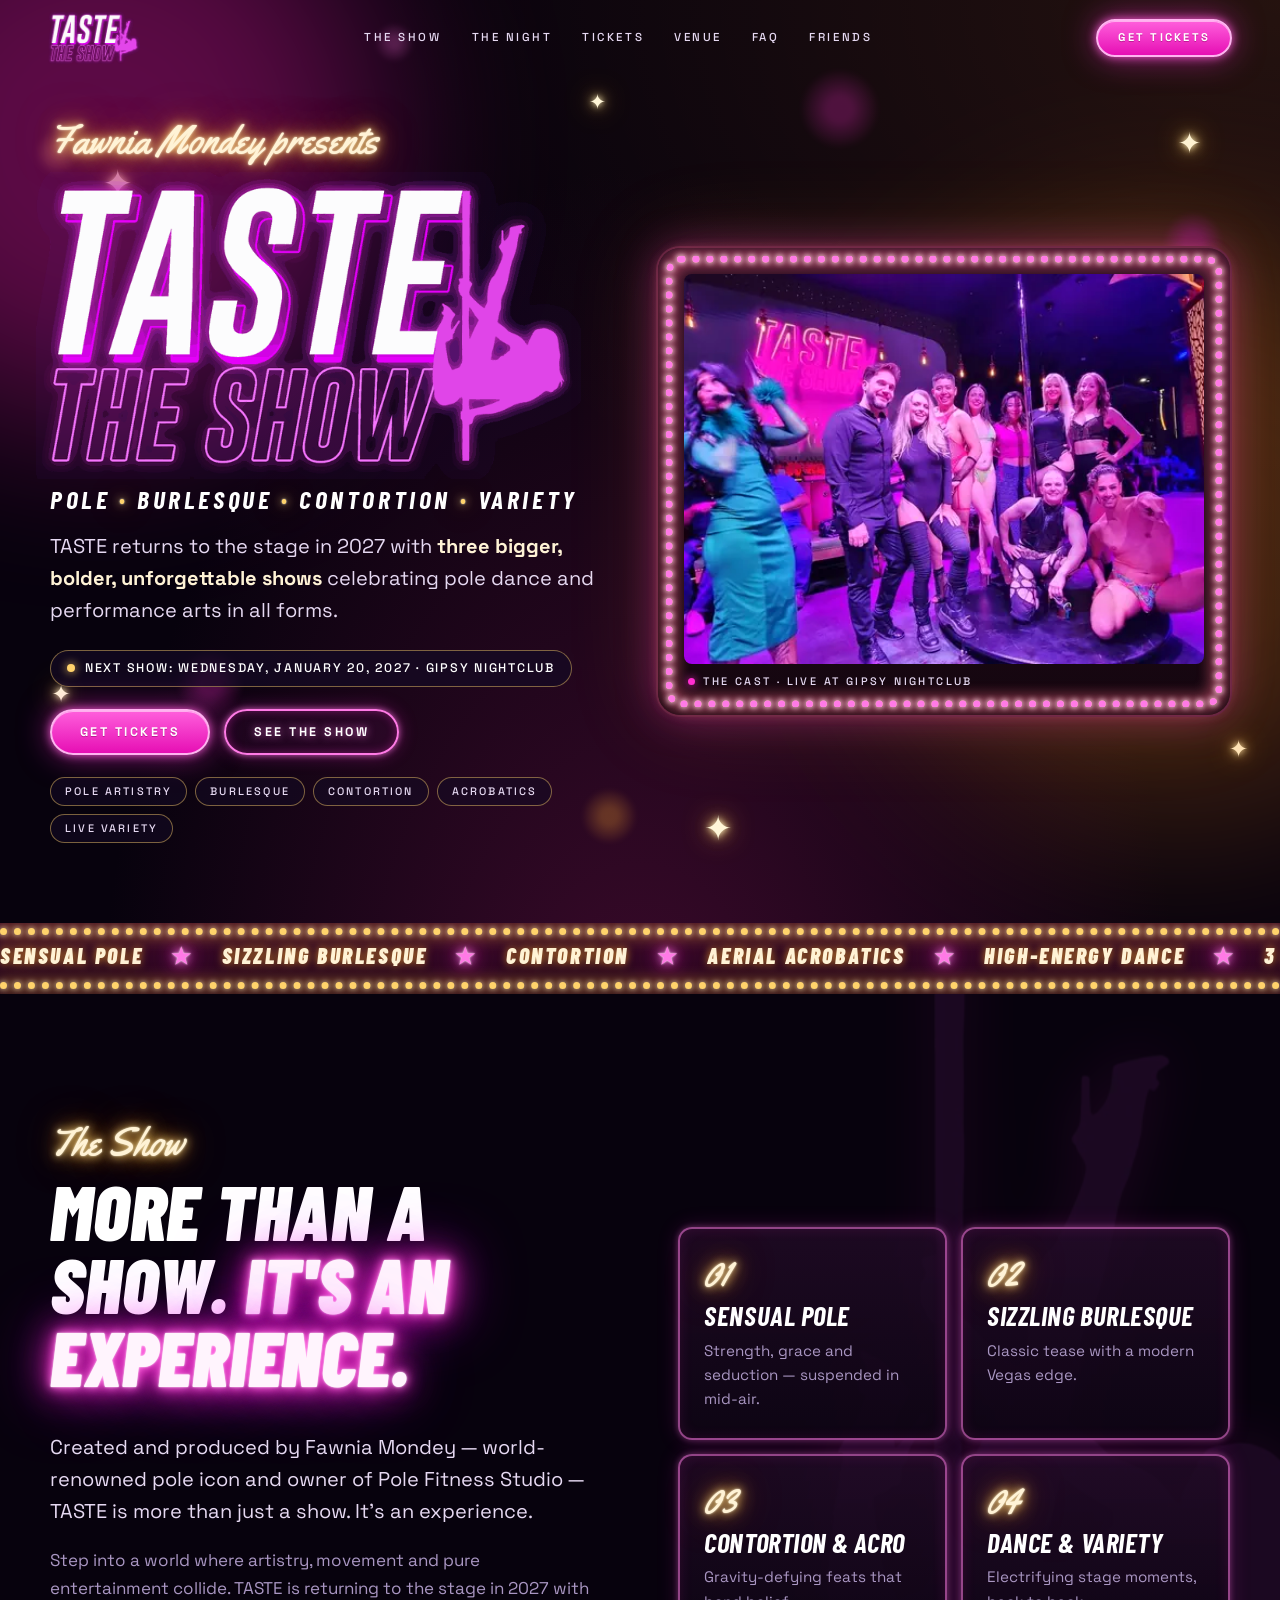
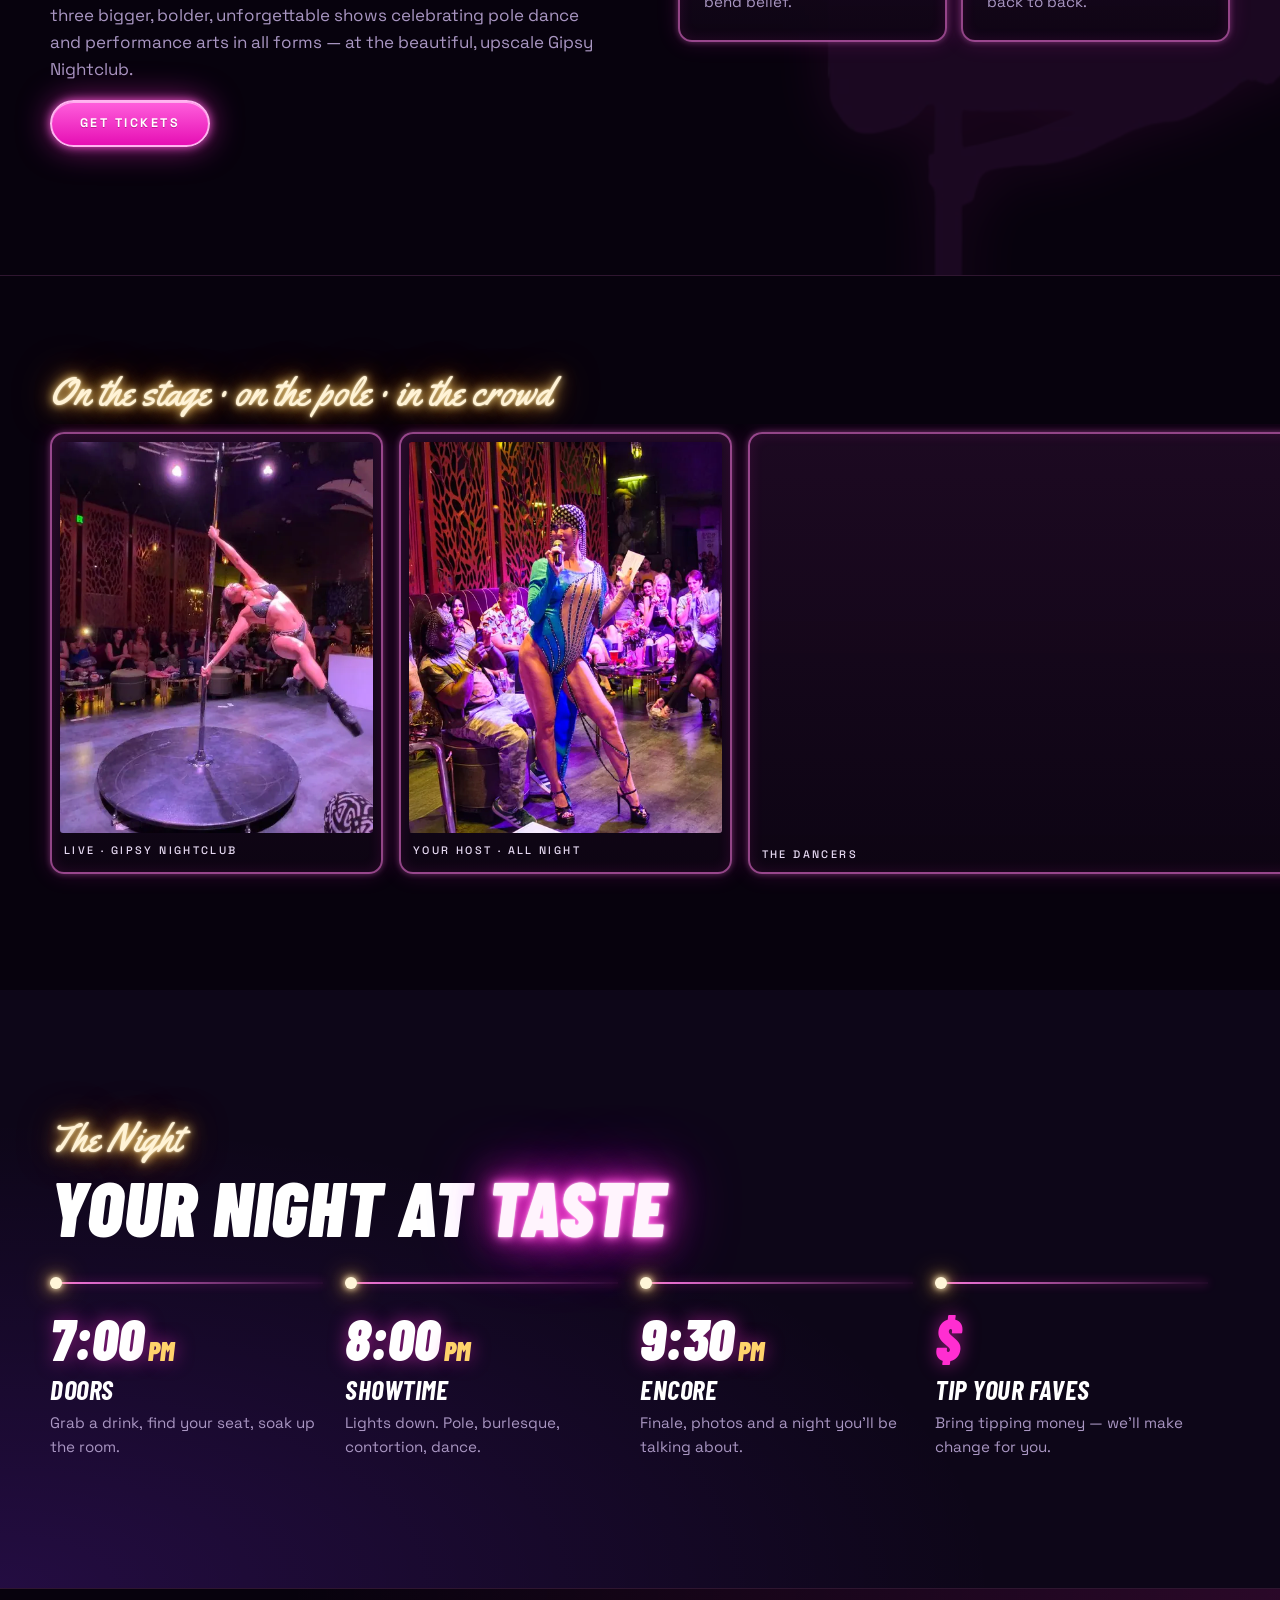
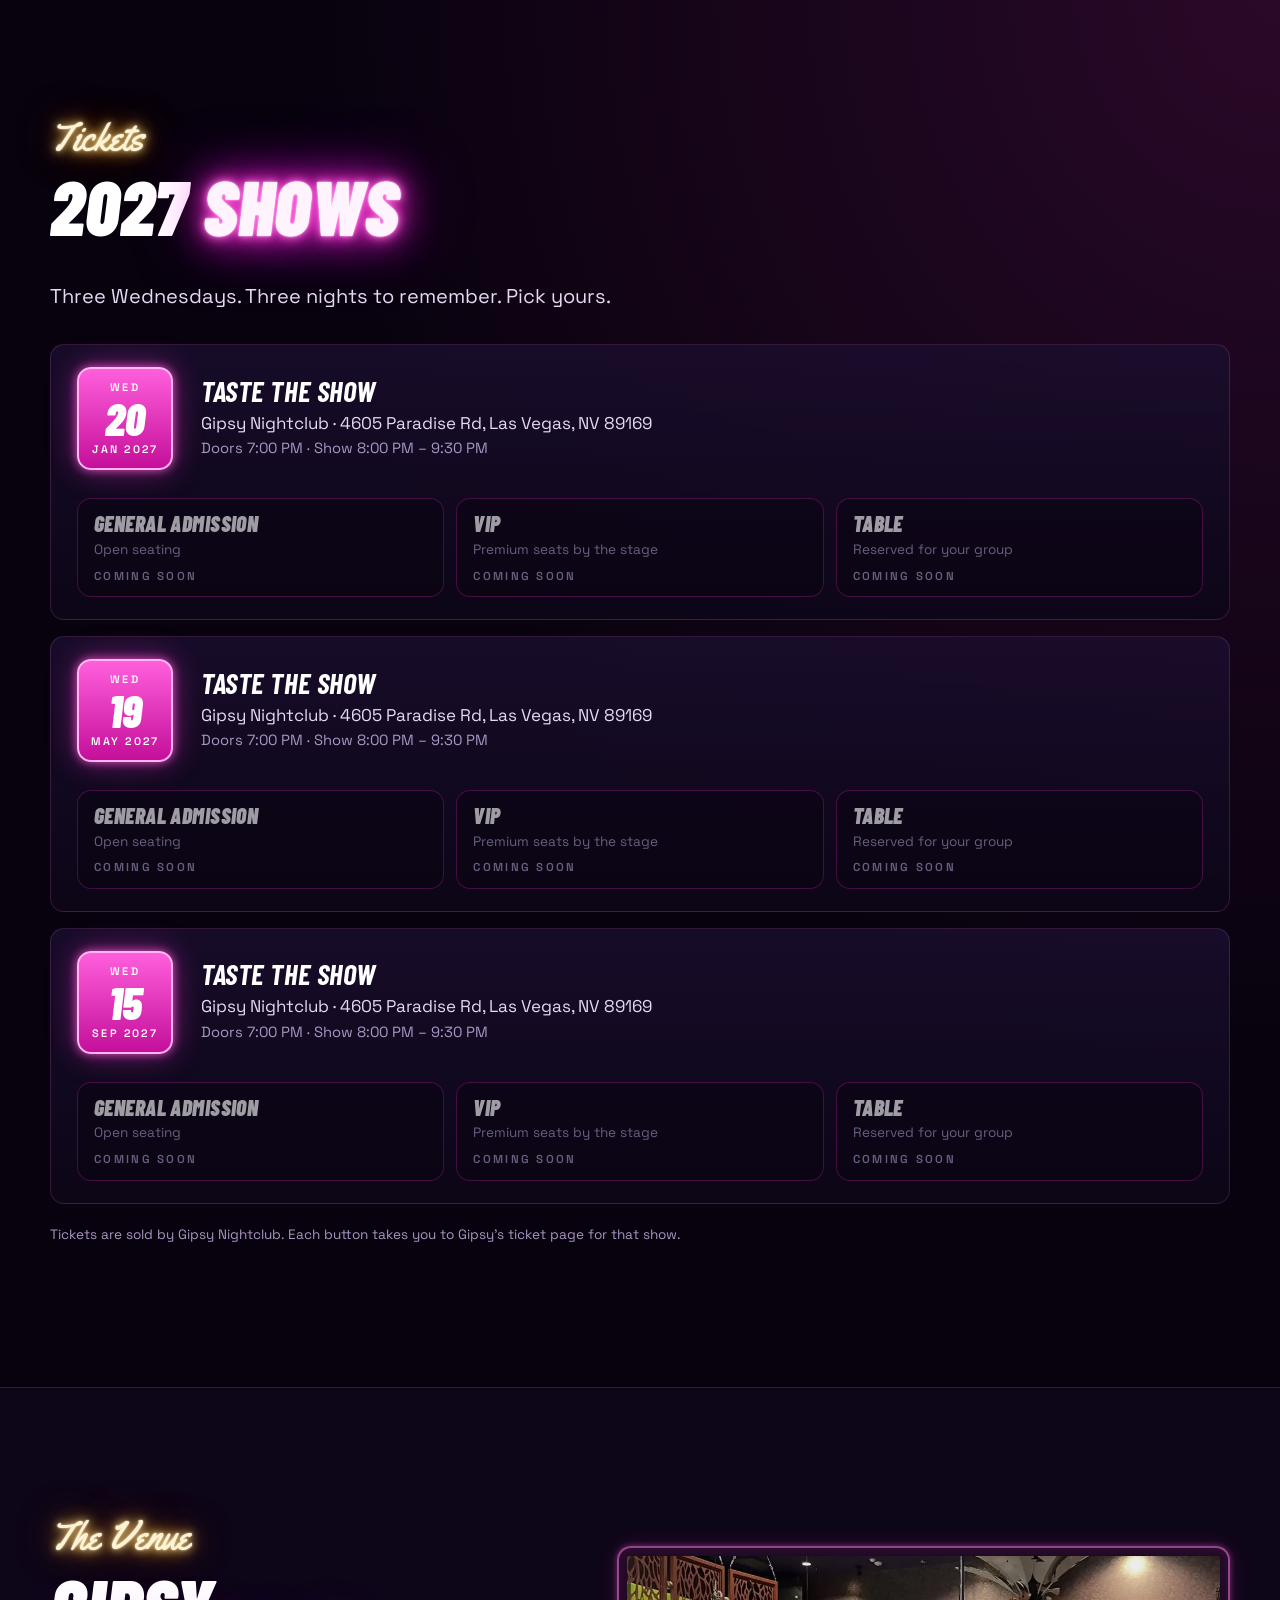
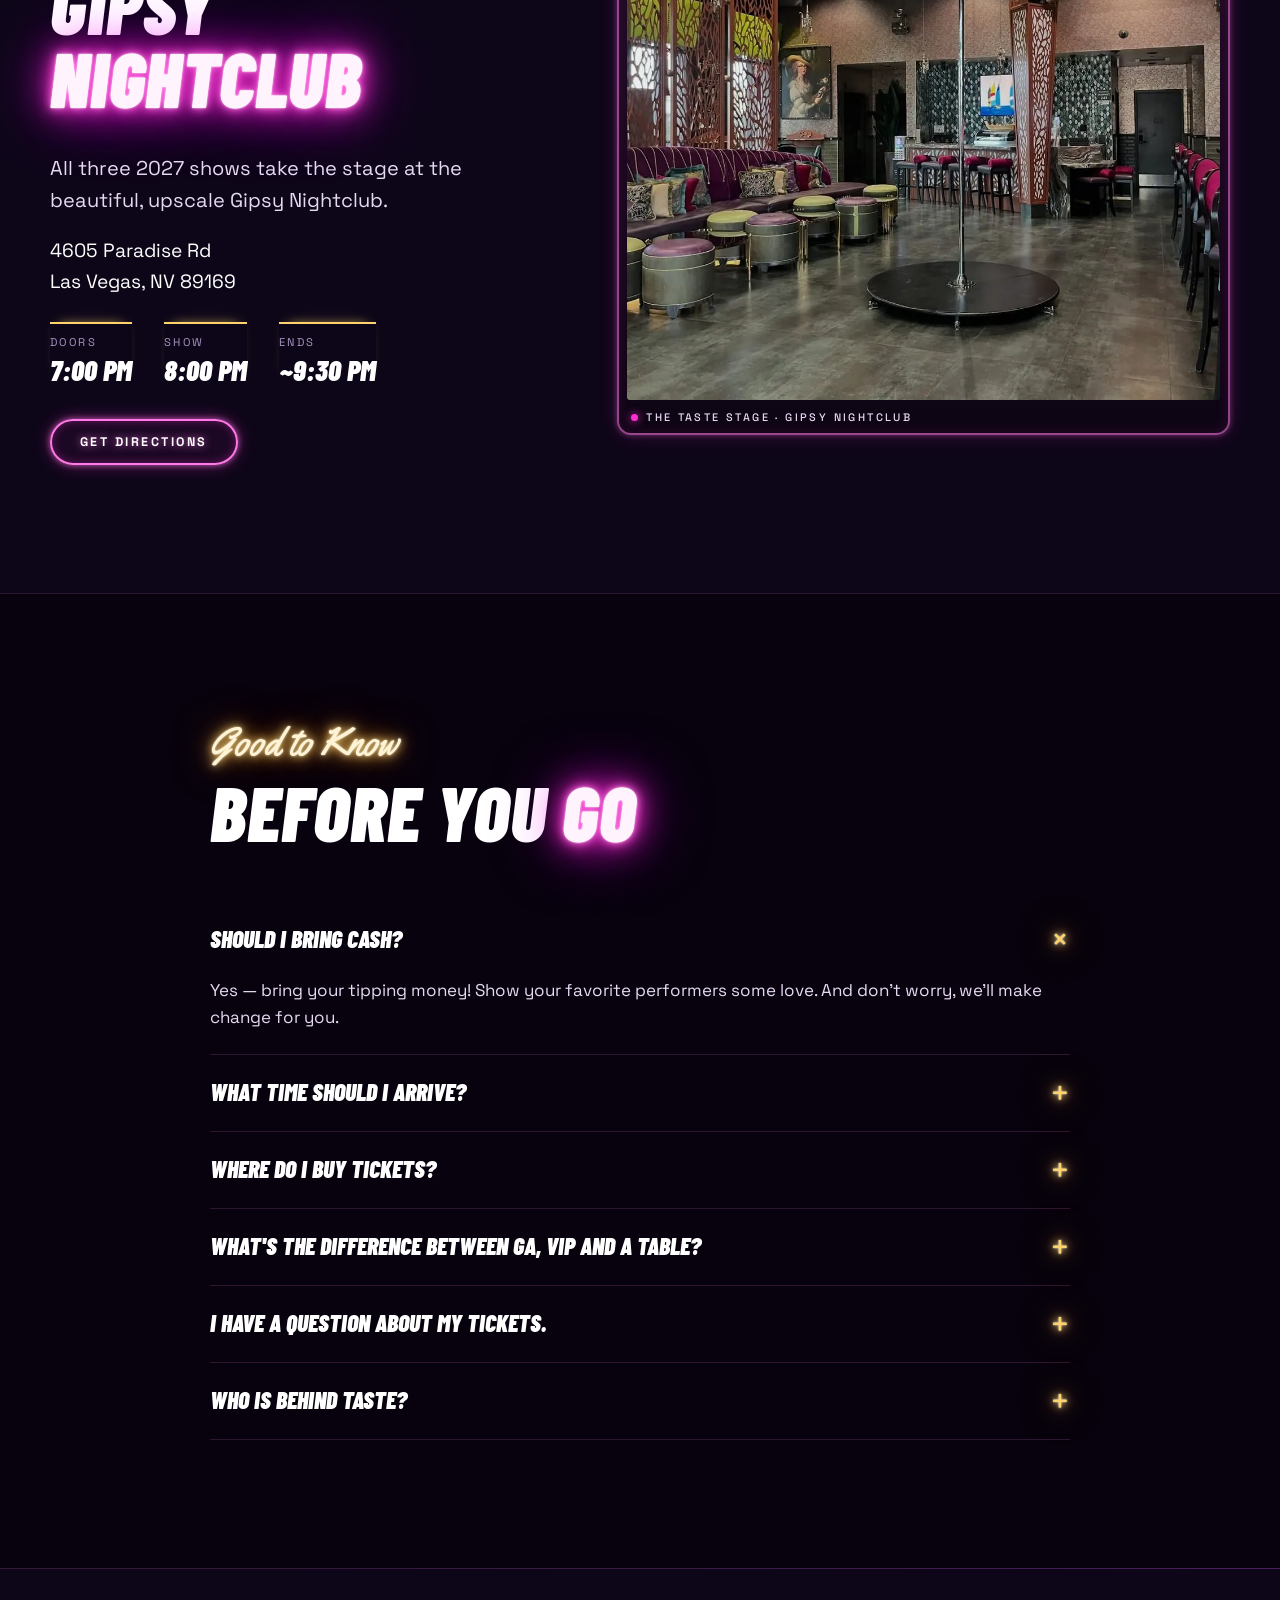
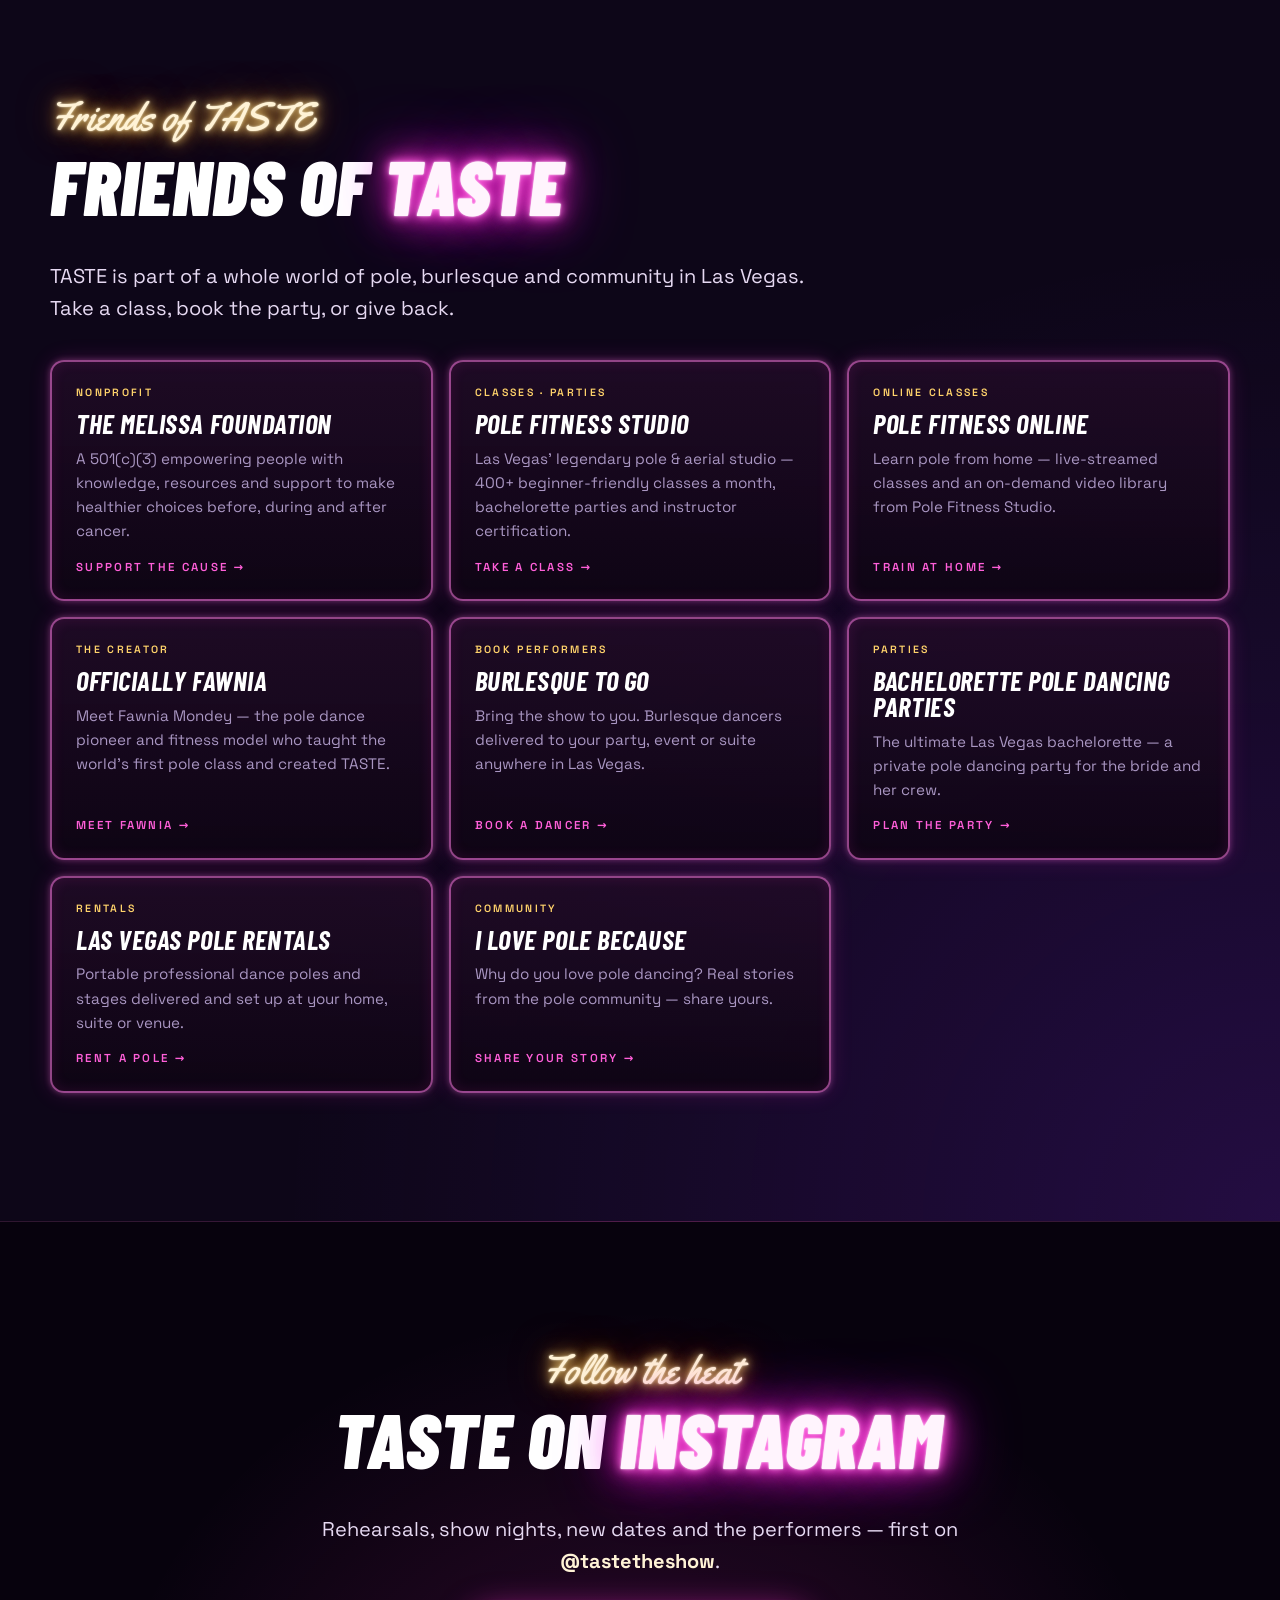
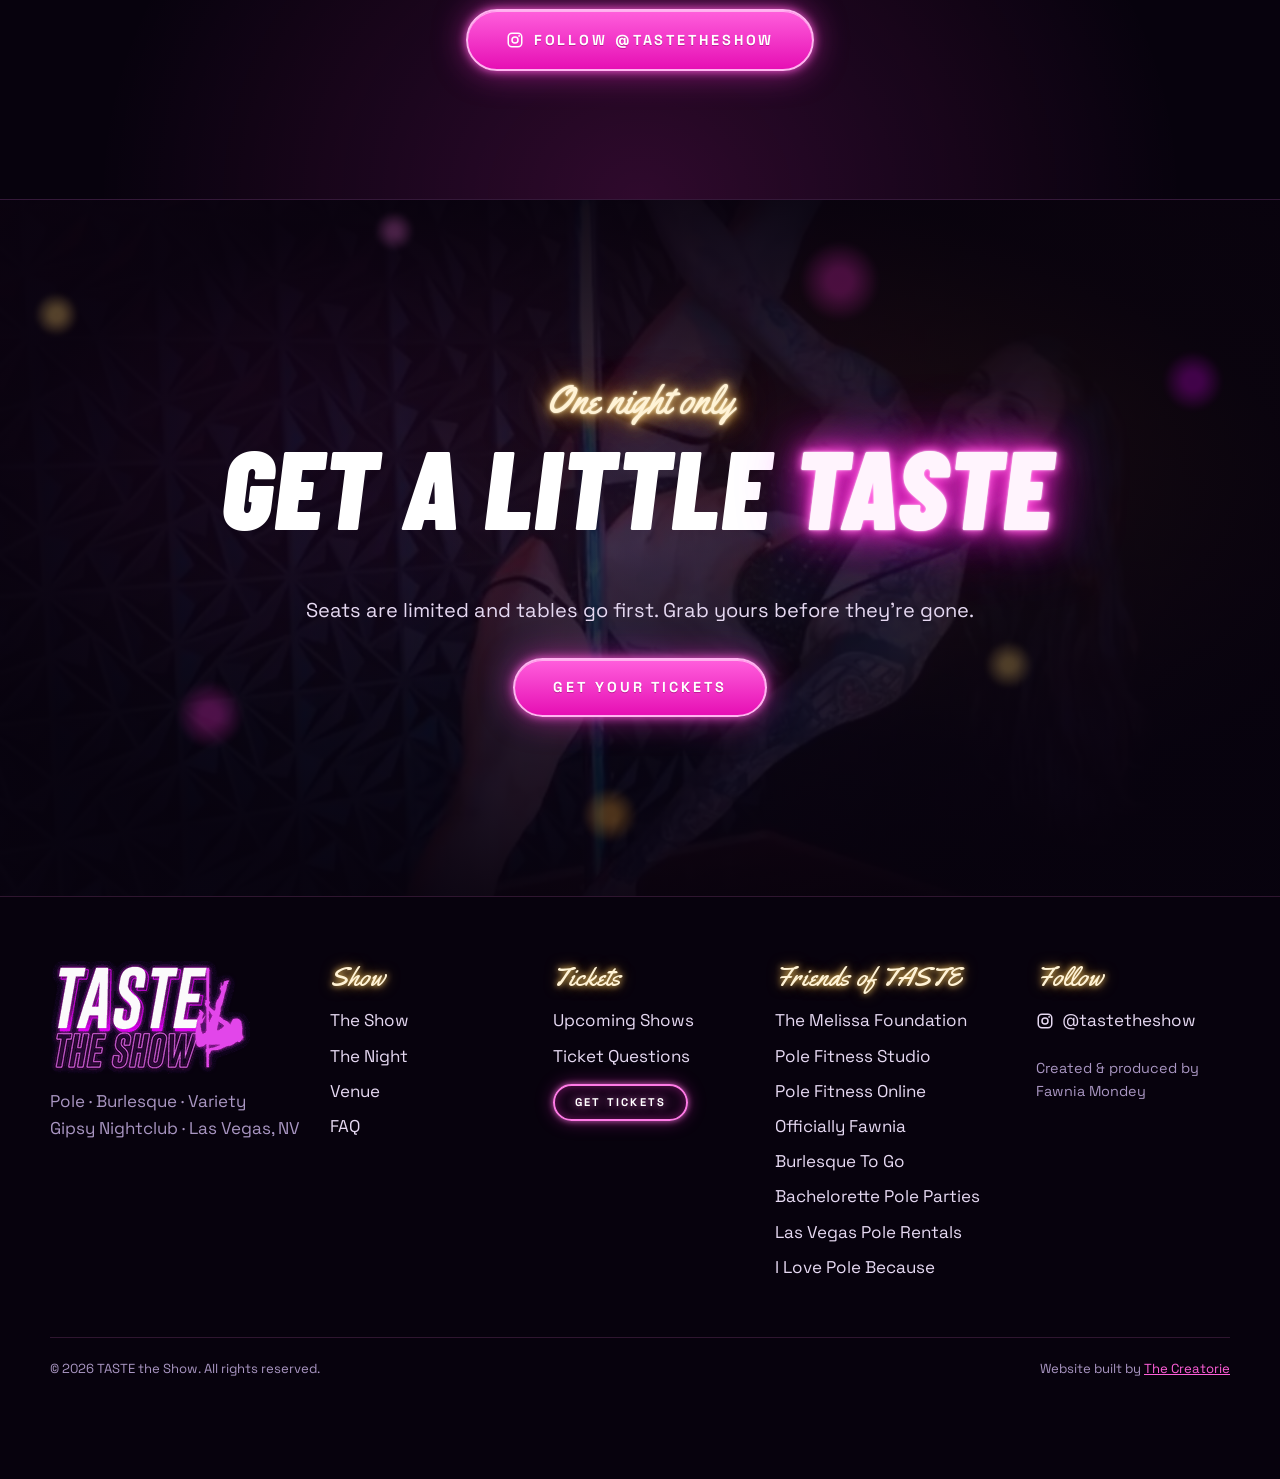
<file: index.html>
<!doctype html>
<html lang="en">
<head>
  <meta charset="utf-8">
  <meta name="viewport" content="width=device-width, initial-scale=1">
  <title>TASTE The Show — Pole, Burlesque &amp; Variety by Fawnia Mondey | Las Vegas</title>
  <meta name="description" content="TASTE the Show by Fawnia Mondey returns in 2027: three Wednesday nights of pole artistry, burlesque, contortion and dance at Gipsy Nightclub, Las Vegas.">
  <meta name="theme-color" content="#07020d">

  <meta property="og:type" content="website">
  <meta property="og:site_name" content="TASTE The Show">
  <meta property="og:locale" content="en_US">
  <meta property="og:title" content="TASTE The Show — by Fawnia Mondey">
  <meta property="og:description" content="Las Vegas's hottest variety show: pole artistry, burlesque, contortion &amp; dance at Gipsy Nightclub.">
  <link rel="canonical" href="https://tastetheshow.com/">
  <meta property="og:url" content="https://tastetheshow.com/">
  <meta property="og:image" content="https://tastetheshow.com/assets/img/og.jpg">
  <meta property="og:image:width" content="1200">
  <meta property="og:image:height" content="628">
  <meta property="og:image:alt" content="TASTE The Show by Fawnia Mondey at Gipsy Nightclub, Las Vegas">
  <meta name="twitter:card" content="summary_large_image">
  <meta name="twitter:title" content="TASTE The Show — by Fawnia Mondey">
  <meta name="twitter:description" content="Las Vegas's hottest variety show: pole artistry, burlesque, contortion &amp; dance at Gipsy Nightclub.">
  <meta name="twitter:image" content="https://tastetheshow.com/assets/img/og.jpg">

  <link rel="icon" href="assets/img/favicon.png" type="image/png">
  <link rel="apple-touch-icon" href="assets/img/apple-touch-icon.png">
  <link rel="preload" href="assets/img/cast-640.webp" as="image" type="image/webp" imagesrcset="assets/img/cast-480.webp 480w, assets/img/cast-640.webp 640w, assets/img/cast-800.webp 800w, assets/img/cast-1400.webp 1400w" imagesizes="(max-width: 960px) calc(100vw - 84px), 588px" fetchpriority="high">
  <link rel="preload" href="assets/fonts/space-grotesk-var.woff2" as="font" type="font/woff2" crossorigin>
  <link rel="preload" href="assets/fonts/barlow-condensed-700-italic.woff2" as="font" type="font/woff2" crossorigin>
  <link rel="preload" href="assets/fonts/yellowtail-400.woff2" as="font" type="font/woff2" crossorigin>
  <link rel="stylesheet" href="assets/css/style.css?v=5">
  <script type="application/ld+json">
[
 {
  "@context": "https://schema.org",
  "@type": "Event",
  "name": "TASTE The Show",
  "startDate": "2027-01-20T20:00:00-08:00",
  "endDate": "2027-01-20T21:30:00-08:00",
  "doorTime": "2027-01-20T19:00:00-08:00",
  "eventStatus": "https://schema.org/EventScheduled",
  "eventAttendanceMode": "https://schema.org/OfflineEventAttendanceMode",
  "description": "Pole artistry, burlesque, contortion, acrobatics and live variety, created and produced by Fawnia Mondey.",
  "image": [
   "https://tastetheshow.com/assets/img/og.jpg"
  ],
  "location": {
   "@type": "Place",
   "name": "Gipsy Nightclub",
   "address": {
    "@type": "PostalAddress",
    "streetAddress": "4605 Paradise Rd",
    "addressLocality": "Las Vegas",
    "addressRegion": "NV",
    "postalCode": "89169",
    "addressCountry": "US"
   }
  },
  "organizer": {
   "@type": "Person",
   "name": "Fawnia Mondey",
   "url": "https://www.officiallyfawnia.com"
  },
  "performer": {
   "@type": "PerformingGroup",
   "name": "TASTE The Show"
  },
  "url": "https://tastetheshow.com/#dates",
  "offers": {
   "@type": "Offer",
   "url": "https://tastetheshow.com/#dates",
   "availability": "https://schema.org/PreOrder",
   "seller": {
    "@type": "Organization",
    "name": "Gipsy Nightclub"
   }
  }
 },
 {
  "@context": "https://schema.org",
  "@type": "Event",
  "name": "TASTE The Show",
  "startDate": "2027-05-19T20:00:00-07:00",
  "endDate": "2027-05-19T21:30:00-07:00",
  "doorTime": "2027-05-19T19:00:00-07:00",
  "eventStatus": "https://schema.org/EventScheduled",
  "eventAttendanceMode": "https://schema.org/OfflineEventAttendanceMode",
  "description": "Pole artistry, burlesque, contortion, acrobatics and live variety, created and produced by Fawnia Mondey.",
  "image": [
   "https://tastetheshow.com/assets/img/og.jpg"
  ],
  "location": {
   "@type": "Place",
   "name": "Gipsy Nightclub",
   "address": {
    "@type": "PostalAddress",
    "streetAddress": "4605 Paradise Rd",
    "addressLocality": "Las Vegas",
    "addressRegion": "NV",
    "postalCode": "89169",
    "addressCountry": "US"
   }
  },
  "organizer": {
   "@type": "Person",
   "name": "Fawnia Mondey",
   "url": "https://www.officiallyfawnia.com"
  },
  "performer": {
   "@type": "PerformingGroup",
   "name": "TASTE The Show"
  },
  "url": "https://tastetheshow.com/#dates",
  "offers": {
   "@type": "Offer",
   "url": "https://tastetheshow.com/#dates",
   "availability": "https://schema.org/PreOrder",
   "seller": {
    "@type": "Organization",
    "name": "Gipsy Nightclub"
   }
  }
 },
 {
  "@context": "https://schema.org",
  "@type": "Event",
  "name": "TASTE The Show",
  "startDate": "2027-09-15T20:00:00-07:00",
  "endDate": "2027-09-15T21:30:00-07:00",
  "doorTime": "2027-09-15T19:00:00-07:00",
  "eventStatus": "https://schema.org/EventScheduled",
  "eventAttendanceMode": "https://schema.org/OfflineEventAttendanceMode",
  "description": "Pole artistry, burlesque, contortion, acrobatics and live variety, created and produced by Fawnia Mondey.",
  "image": [
   "https://tastetheshow.com/assets/img/og.jpg"
  ],
  "location": {
   "@type": "Place",
   "name": "Gipsy Nightclub",
   "address": {
    "@type": "PostalAddress",
    "streetAddress": "4605 Paradise Rd",
    "addressLocality": "Las Vegas",
    "addressRegion": "NV",
    "postalCode": "89169",
    "addressCountry": "US"
   }
  },
  "organizer": {
   "@type": "Person",
   "name": "Fawnia Mondey",
   "url": "https://www.officiallyfawnia.com"
  },
  "performer": {
   "@type": "PerformingGroup",
   "name": "TASTE The Show"
  },
  "url": "https://tastetheshow.com/#dates",
  "offers": {
   "@type": "Offer",
   "url": "https://tastetheshow.com/#dates",
   "availability": "https://schema.org/PreOrder",
   "seller": {
    "@type": "Organization",
    "name": "Gipsy Nightclub"
   }
  }
 },
 {
  "@context": "https://schema.org",
  "@type": "Organization",
  "@id": "https://tastetheshow.com/#organization",
  "name": "TASTE The Show",
  "url": "https://tastetheshow.com/",
  "logo": "https://tastetheshow.com/assets/img/logo-glow-sm.png",
  "image": "https://tastetheshow.com/assets/img/og.jpg",
  "description": "Las Vegas pole, burlesque, contortion and variety show created and produced by Fawnia Mondey, performed at Gipsy Nightclub.",
  "founder": {
   "@type": "Person",
   "name": "Fawnia Mondey",
   "url": "https://www.officiallyfawnia.com"
  },
  "sameAs": [
   "https://www.instagram.com/tastetheshow/"
  ]
 },
 {
  "@context": "https://schema.org",
  "@type": "WebSite",
  "@id": "https://tastetheshow.com/#website",
  "name": "TASTE The Show",
  "url": "https://tastetheshow.com/",
  "inLanguage": "en-US",
  "publisher": {
   "@id": "https://tastetheshow.com/#organization"
  }
 },
 {
  "@context": "https://schema.org",
  "@type": "FAQPage",
  "mainEntity": [
   {
    "@type": "Question",
    "name": "Should I bring cash?",
    "acceptedAnswer": {
     "@type": "Answer",
     "text": "Yes — bring your tipping money! Show your favorite performers some love. And don't worry, we'll make change for you."
    }
   },
   {
    "@type": "Question",
    "name": "What time should I arrive?",
    "acceptedAnswer": {
     "@type": "Answer",
     "text": "Doors open at 7:00 PM and the show starts at 8:00 PM. Come early to grab a drink and settle in before the lights go down."
    }
   },
   {
    "@type": "Question",
    "name": "Where do I buy tickets?",
    "acceptedAnswer": {
     "@type": "Answer",
     "text": "Tickets are sold by Gipsy Nightclub. Pick your show above and tap General Admission, VIP or Table — you'll go straight to Gipsy's ticket page to check out."
    }
   },
   {
    "@type": "Question",
    "name": "What's the difference between GA, VIP and a table?",
    "acceptedAnswer": {
     "@type": "Answer",
     "text": "General Admission gets you in with open seating. VIP puts you in premium seats close to the stage. A table reserves a spot for your whole group."
    }
   },
   {
    "@type": "Question",
    "name": "I have a question about my tickets.",
    "acceptedAnswer": {
     "@type": "Answer",
     "text": "Tickets are handled by Gipsy Nightclub, so check your Gipsy confirmation email or contact Gipsy directly for changes, refunds or lost tickets."
    }
   },
   {
    "@type": "Question",
    "name": "Who is behind TASTE?",
    "acceptedAnswer": {
     "@type": "Answer",
     "text": "TASTE is created and produced by Fawnia Mondey — world-renowned pole icon and owner of Pole Fitness Studio, Las Vegas' legendary pole & aerial studio."
    }
   }
  ]
 }
]
  </script>
</head>
<body>
  <a class="skip" href="#main">Skip to content</a>

  <header class="nav">
    <a href="#top" class="nav__logo" aria-label="TASTE The Show — home"><img src="assets/img/logo-glow-sm.png?v=3" srcset="assets/img/logo-glow-sm-200.png 200w, assets/img/logo-glow-sm-400.png 400w, assets/img/logo-glow-sm.png?v=3 689w" sizes="92px" alt="TASTE The Show" width="689" height="389"></a>
    <nav class="nav__links" id="nav-links" aria-label="Main">
      <a href="#about">The Show</a>
      <a href="#night">The Night</a>
      <a href="#dates">Tickets</a>
      <a href="#venue">Venue</a>
      <a href="#faq">FAQ</a>
      <a href="#friends">Friends</a>
    </nav>
    <div class="nav__actions">
      <a href="#dates" class="btn btn--primary btn--small">Get Tickets</a>
      <button class="nav__toggle" type="button" aria-controls="nav-links" aria-expanded="false" aria-label="Open menu">
        <span></span><span></span><span></span>
      </button>
    </div>
  </header>

  <main id="main">
    <!-- HERO -->
    <section class="hero" id="top">
      <div class="hero__bg" aria-hidden="true">
        <div class="bokeh"></div>
        <span class="sparkle" style="--x:8%;--y:18%;--d:0s;--s:1.4"></span>
        <span class="sparkle" style="--x:46%;--y:10%;--d:1.2s;--s:.8"></span>
        <span class="sparkle" style="--x:92%;--y:14%;--d:.6s;--s:1.1"></span>
        <span class="sparkle" style="--x:4%;--y:74%;--d:2s;--s:.9"></span>
        <span class="sparkle" style="--x:55%;--y:88%;--d:.3s;--s:1.3"></span>
        <span class="sparkle" style="--x:96%;--y:80%;--d:1.6s;--s:.9"></span>
        <div class="glow glow--a"></div>
        <div class="glow glow--b"></div>
      </div>

      <div class="container hero__inner">
        <div class="hero__copy">
          <p class="eyebrow">Fawnia Mondey presents</p>
          <h1 class="hero__logo">
            <img src="assets/img/logo-glow.png?v=3" srcset="assets/img/logo-glow-700.png 700w, assets/img/logo-glow.png?v=3 1378w" sizes="(max-width: 960px) calc(100vw - 32px), 580px" alt="TASTE The Show" width="1378" height="778" fetchpriority="high">
          </h1>
          <p class="hero__sub">Pole <i>·</i> Burlesque <i>·</i> Contortion <i>·</i> Variety</p>
          <p class="lead">TASTE returns to the stage in 2027 with <strong>three bigger, bolder, unforgettable shows</strong> celebrating pole dance and performance arts in all forms.</p>
          <div class="hero__next" id="hero-next" aria-live="polite">Next show: Wednesday, January 20, 2027 · Gipsy Nightclub</div>
          <div class="hero__actions">
            <a class="btn btn--primary" href="#dates">Get Tickets</a>
            <a class="btn" href="#about">See the Show</a>
          </div>
          <ul class="chips" aria-label="What's in the show">
            <li>Pole Artistry</li><li>Burlesque</li><li>Contortion</li><li>Acrobatics</li><li>Live Variety</li>
          </ul>
        </div>

        <figure class="marquee hero__visual">
          <picture><source type="image/webp" srcset="assets/img/cast-480.webp 480w, assets/img/cast-640.webp 640w, assets/img/cast-800.webp 800w, assets/img/cast-1400.webp 1400w" sizes="(max-width: 960px) calc(100vw - 84px), 588px"><img src="assets/img/cast.jpg" alt="The TASTE cast posing around the pole stage under the pink neon TASTE The Show sign at Gipsy Nightclub" width="1400" height="788" fetchpriority="high"></picture>
          <figcaption><span class="live-dot"></span> The Cast · Live at Gipsy Nightclub</figcaption>
        </figure>
      </div>
    </section>

    <!-- TICKER -->
    <div class="ticker marquee-sign" aria-hidden="true">
      <div class="ticker__track">
        <span>Sensual Pole</span><span>Sizzling Burlesque</span><span>Contortion</span><span>Aerial Acrobatics</span><span>High-Energy Dance</span><span>3 Shows · 2027</span><span>Gipsy Nightclub</span><span>Bring Tip Money</span>
        <span>Sensual Pole</span><span>Sizzling Burlesque</span><span>Contortion</span><span>Aerial Acrobatics</span><span>High-Energy Dance</span><span>3 Shows · 2027</span><span>Gipsy Nightclub</span><span>Bring Tip Money</span>
      </div>
    </div>

    <!-- THE SHOW -->
    <section class="section about" id="about">
      <picture><source type="image/webp" srcset="assets/img/dancer-335.webp"><img class="about__dancer" src="assets/img/dancer.png" alt="" aria-hidden="true" width="335" height="685" loading="lazy" decoding="async"></picture>
      <div class="container about__grid">
        <div>
          <p class="eyebrow">The Show</p>
          <h2>More than a show. <span class="neon">It's an experience.</span></h2>
          <p class="lead">Created and produced by Fawnia Mondey — world-renowned pole icon and owner of Pole Fitness Studio — TASTE is more than just a show. It's an experience.</p>
          <p class="muted">Step into a world where artistry, movement and pure entertainment collide. TASTE is returning to the stage in 2027 with three bigger, bolder, unforgettable shows celebrating pole dance and performance arts in all forms — at the beautiful, upscale Gipsy Nightclub.</p>
          <a class="btn btn--primary" href="#dates">Get Tickets</a>
        </div>
        <div class="acts">
          <article class="act frame">
            <span class="act__num">01</span>
            <h3>Sensual Pole</h3>
            <p>Strength, grace and seduction — suspended in mid-air.</p>
          </article>
          <article class="act frame">
            <span class="act__num">02</span>
            <h3>Sizzling Burlesque</h3>
            <p>Classic tease with a modern Vegas edge.</p>
          </article>
          <article class="act frame">
            <span class="act__num">03</span>
            <h3>Contortion &amp; Acro</h3>
            <p>Gravity-defying feats that bend belief.</p>
          </article>
          <article class="act frame">
            <span class="act__num">04</span>
            <h3>Dance &amp; Variety</h3>
            <p>Electrifying stage moments, back to back.</p>
          </article>
        </div>
      </div>
    </section>

    <!-- GALLERY -->
    <section class="gallery" aria-label="Photos from TASTE">
      <div class="container">
        <p class="eyebrow">On the stage · on the pole · in the crowd</p>
      </div>
      <div class="strip" tabindex="0">
        <figure class="frame shot"><picture><source type="image/webp" srcset="assets/img/pole-live-540.webp 540w" sizes="340px"><img src="assets/img/pole-live.jpg" alt="A TASTE performer holding a flag on the pole mid-show at Gipsy Nightclub while the audience films" width="540" height="960" loading="lazy" decoding="async"></picture><figcaption>Live · Gipsy Nightclub</figcaption></figure>
        <figure class="frame shot"><picture><source type="image/webp" srcset="assets/img/emcee-480.webp 480w, assets/img/emcee-800.webp 800w" sizes="340px"><img src="assets/img/emcee.jpg" alt="The TASTE emcee in a jeweled headpiece and rhinestone leotard working the crowd with a microphone" width="1120" height="1400" loading="lazy" decoding="async"></picture><figcaption>Your Host · All Night</figcaption></figure>
        <figure class="frame shot shot--wide"><picture><source type="image/webp" srcset="assets/img/dancers-640.webp 640w, assets/img/dancers-1000.webp 1000w" sizes="600px"><img src="assets/img/dancers.jpg" alt="Five TASTE dancers in nude feathered costumes with gold claw nails posing on a velvet couch" width="1400" height="1050" loading="lazy" decoding="async"></picture><figcaption>The Dancers</figcaption></figure>
        <figure class="frame shot"><picture><source type="image/webp" srcset="assets/img/pole-split-480.webp 480w, assets/img/pole-split-800.webp 800w" sizes="340px"><img src="assets/img/pole-split.jpg" alt="A tattooed TASTE performer in a sparkling black two-piece and clear platform heels, holding a split on the pole" width="1074" height="1400" loading="lazy" decoding="async"></picture><figcaption>Pole Artistry</figcaption></figure>
        <figure class="frame shot"><picture><source type="image/webp" srcset="assets/img/duet-tips-480.webp 480w, assets/img/duet-tips-800.webp 800w" sizes="(max-width: 923px) 300px, 425px"><img src="assets/img/duet-tips.jpg" alt="Two performers in a crochet-shawl duet on the pole stage, dollar bills scattered across the stage as the crowd cheers" width="1400" height="1400" loading="lazy" decoding="async"></picture><figcaption>Make It Rain · Tips Welcome</figcaption></figure>
        <figure class="frame shot"><picture><source type="image/webp" srcset="assets/img/pole-flex-480.webp 480w, assets/img/pole-flex-800.webp 800w" sizes="340px"><img src="assets/img/pole-flex.jpg" alt="A TASTE performer in rhinestone heels holding a standing split against the pole" width="1092" height="1400" loading="lazy" decoding="async"></picture><figcaption>Flexibility · Strength</figcaption></figure>
        <figure class="frame shot"><picture><source type="image/webp" srcset="assets/img/burlesque-480.webp 480w, assets/img/burlesque-800.webp 800w" sizes="340px"><img src="assets/img/burlesque.jpg" alt="A blonde TASTE performer with red lips in black leather and chain lingerie" width="1050" height="1400" loading="lazy" decoding="async"></picture><figcaption>Burlesque · Attitude</figcaption></figure>
        <figure class="frame shot"><picture><source type="image/webp" srcset="assets/img/hero-640.webp 640w, assets/img/hero-1000.webp 1000w" sizes="(max-width: 923px) 450px, 640px"><img src="assets/img/hero.jpg" alt="A TASTE performer in black and red strappy costume and stilettos, reclining on a silver tufted bench" width="1500" height="1000" loading="lazy" decoding="async"></picture><figcaption>Sensual · Seductive</figcaption></figure>
      </div>
    </section>

    <!-- THE NIGHT -->
    <section class="section night" id="night">
      <div class="container">
        <p class="eyebrow">The Night</p>
        <h2>Your night at <span class="neon">TASTE</span></h2>
        <ol class="timeline">
          <li><span class="timeline__time">7:00<small>PM</small></span><h3>Doors</h3><p>Grab a drink, find your seat, soak up the room.</p></li>
          <li><span class="timeline__time">8:00<small>PM</small></span><h3>Showtime</h3><p>Lights down. Pole, burlesque, contortion, dance.</p></li>
          <li><span class="timeline__time">9:30<small>PM</small></span><h3>Encore</h3><p>Finale, photos and a night you'll be talking about.</p></li>
          <li><span class="timeline__time timeline__time--icon">$</span><h3>Tip Your Faves</h3><p>Bring tipping money — we'll make change for you.</p></li>
        </ol>
      </div>
    </section>

    <!-- TICKETS -->
    <section class="section dates" id="dates">
      <div class="container">
        <p class="eyebrow">Tickets</p>
        <h2>2027 <span class="neon">shows</span></h2>
        <p class="lead">Three Wednesdays. Three nights to remember. Pick yours.</p>
        <!-- Ticket links: tickets are sold by Gipsy Nightclub. "Coming soon" buttons are plain
             <span class="tier is-soon" aria-disabled="true"> (not links, so crawlers don't see dead
             anchors). To turn one on, change the <span …> … </span> to
             <a class="tier" data-tier="…" href="<Gipsy link>" target="_blank" rel="noopener"> … </a>
             (drop class "is-soon" and aria-disabled) and change "Coming soon" to "Buy". -->
        <div class="show-list">
          <article class="show" data-date="2027-01-20">
            <div class="show__date"><span class="show__dow">Wed</span><span class="show__day">20</span><span class="show__mon">Jan 2027</span></div>
            <div class="show__info">
              <h3>TASTE The Show</h3>
              <p class="show__venue">Gipsy Nightclub · 4605 Paradise Rd, Las Vegas, NV 89169</p>
              <p class="show__times">Doors 7:00 PM · Show 8:00 PM – 9:30 PM</p>
            </div>
            <div class="tiers">
              <span class="tier is-soon" data-tier="ga" aria-disabled="true"><span class="tier__name">General Admission</span><span class="tier__note">Open seating</span><span class="tier__cta">Coming soon</span></span>
              <span class="tier is-soon" data-tier="vip" aria-disabled="true"><span class="tier__name">VIP</span><span class="tier__note">Premium seats by the stage</span><span class="tier__cta">Coming soon</span></span>
              <span class="tier is-soon" data-tier="table" aria-disabled="true"><span class="tier__name">Table</span><span class="tier__note">Reserved for your group</span><span class="tier__cta">Coming soon</span></span>
            </div>
          </article>
          <article class="show" data-date="2027-05-19">
            <div class="show__date"><span class="show__dow">Wed</span><span class="show__day">19</span><span class="show__mon">May 2027</span></div>
            <div class="show__info">
              <h3>TASTE The Show</h3>
              <p class="show__venue">Gipsy Nightclub · 4605 Paradise Rd, Las Vegas, NV 89169</p>
              <p class="show__times">Doors 7:00 PM · Show 8:00 PM – 9:30 PM</p>
            </div>
            <div class="tiers">
              <span class="tier is-soon" data-tier="ga" aria-disabled="true"><span class="tier__name">General Admission</span><span class="tier__note">Open seating</span><span class="tier__cta">Coming soon</span></span>
              <span class="tier is-soon" data-tier="vip" aria-disabled="true"><span class="tier__name">VIP</span><span class="tier__note">Premium seats by the stage</span><span class="tier__cta">Coming soon</span></span>
              <span class="tier is-soon" data-tier="table" aria-disabled="true"><span class="tier__name">Table</span><span class="tier__note">Reserved for your group</span><span class="tier__cta">Coming soon</span></span>
            </div>
          </article>
          <article class="show" data-date="2027-09-15">
            <div class="show__date"><span class="show__dow">Wed</span><span class="show__day">15</span><span class="show__mon">Sep 2027</span></div>
            <div class="show__info">
              <h3>TASTE The Show</h3>
              <p class="show__venue">Gipsy Nightclub · 4605 Paradise Rd, Las Vegas, NV 89169</p>
              <p class="show__times">Doors 7:00 PM · Show 8:00 PM – 9:30 PM</p>
            </div>
            <div class="tiers">
              <span class="tier is-soon" data-tier="ga" aria-disabled="true"><span class="tier__name">General Admission</span><span class="tier__note">Open seating</span><span class="tier__cta">Coming soon</span></span>
              <span class="tier is-soon" data-tier="vip" aria-disabled="true"><span class="tier__name">VIP</span><span class="tier__note">Premium seats by the stage</span><span class="tier__cta">Coming soon</span></span>
              <span class="tier is-soon" data-tier="table" aria-disabled="true"><span class="tier__name">Table</span><span class="tier__note">Reserved for your group</span><span class="tier__cta">Coming soon</span></span>
            </div>
          </article>
        </div>
        <p class="fine">Tickets are sold by Gipsy Nightclub. Each button takes you to Gipsy's ticket page for that show.</p>
      </div>
    </section>

    <!-- VENUE -->
    <section class="section venue" id="venue">
      <div class="container venue__grid">
        <div>
          <p class="eyebrow">The Venue</p>
          <h2>Gipsy <span class="neon">Nightclub</span></h2>
          <p class="lead">All three 2027 shows take the stage at the beautiful, upscale Gipsy Nightclub.</p>
          <address>4605 Paradise Rd<br>Las Vegas, NV 89169</address>
          <dl class="times">
            <div><dt>Doors</dt><dd>7:00 PM</dd></div>
            <div><dt>Show</dt><dd>8:00 PM</dd></div>
            <div><dt>Ends</dt><dd>~9:30 PM</dd></div>
          </dl>
          <a class="btn" href="https://www.google.com/maps/search/?api=1&query=Gipsy+Nightclub+4605+Paradise+Rd+Las+Vegas+NV+89169" target="_blank" rel="noopener">Get Directions</a>
        </div>
        <figure class="frame venue__photo">
          <picture><source type="image/webp" srcset="assets/img/venue-stage-600.webp 600w, assets/img/venue-stage-1050.webp 1050w" sizes="(max-width: 960px) calc(100vw - 32px), 640px"><img src="assets/img/venue-stage.jpg" alt="Inside Gipsy Nightclub: the round pole stage, velvet booths, bar and a ring of stage lights with a disco ball" width="1050" height="1400" loading="lazy" decoding="async"></picture>
          <figcaption><span class="live-dot"></span> The TASTE stage · Gipsy Nightclub</figcaption>
        </figure>
      </div>
    </section>

    <!-- FAQ -->
    <section class="section faq" id="faq">
      <div class="container faq__inner">
        <p class="eyebrow">Good to Know</p>
        <h2>Before you <span class="neon">go</span></h2>
        <details open>
          <summary>Should I bring cash?</summary>
          <p>Yes — bring your tipping money! Show your favorite performers some love. And don't worry, we'll make change for you.</p>
        </details>
        <details>
          <summary>What time should I arrive?</summary>
          <p>Doors open at 7:00 PM and the show starts at 8:00 PM. Come early to grab a drink and settle in before the lights go down.</p>
        </details>
        <details>
          <summary>Where do I buy tickets?</summary>
          <p>Tickets are sold by Gipsy Nightclub. Pick your show above and tap General Admission, VIP or Table — you'll go straight to Gipsy's ticket page to check out.</p>
        </details>
        <details>
          <summary>What's the difference between GA, VIP and a table?</summary>
          <p>General Admission gets you in with open seating. VIP puts you in premium seats close to the stage. A table reserves a spot for your whole group.</p>
        </details>
        <details>
          <summary>I have a question about my tickets.</summary>
          <p>Tickets are handled by Gipsy Nightclub, so check your Gipsy confirmation email or contact Gipsy directly for changes, refunds or lost tickets.</p>
        </details>
        <details>
          <summary>Who is behind TASTE?</summary>
          <p>TASTE is created and produced by Fawnia Mondey — world-renowned pole icon and owner of Pole Fitness Studio, Las Vegas' legendary pole &amp; aerial studio.</p>
        </details>
      </div>
    </section>

    <!-- FRIENDS OF TASTE / CROSS-PROMOTION -->
    <section class="section friends" id="friends">
      <div class="container">
        <p class="eyebrow">Friends of TASTE</p>
        <h2>Friends of <span class="neon">TASTE</span></h2>
        <p class="lead">TASTE is part of a whole world of pole, burlesque and community in Las Vegas. Take a class, book the party, or give back.</p>
        <div class="partners">
          <a class="partner frame" href="https://themelissafoundation.org" target="_blank" rel="noopener">
            <span class="partner__tag">Nonprofit</span>
            <h3>The Melissa Foundation</h3>
            <p>A 501(c)(3) empowering people with knowledge, resources and support to make healthier choices before, during and after cancer.</p>
            <span class="partner__cta">Support the cause <span aria-hidden="true">→</span></span>
          </a>
          <a class="partner frame" href="https://polefitnessstudio.com" target="_blank" rel="noopener">
            <span class="partner__tag">Classes · Parties</span>
            <h3>Pole Fitness Studio</h3>
            <p>Las Vegas’ legendary pole &amp; aerial studio — 400+ beginner-friendly classes a month, bachelorette parties and instructor certification.</p>
            <span class="partner__cta">Take a class <span aria-hidden="true">→</span></span>
          </a>
          <a class="partner frame" href="https://www.polefitnessonline.com" target="_blank" rel="noopener">
            <span class="partner__tag">Online Classes</span>
            <h3>Pole Fitness Online</h3>
            <p>Learn pole from home — live-streamed classes and an on-demand video library from Pole Fitness Studio.</p>
            <span class="partner__cta">Train at home <span aria-hidden="true">→</span></span>
          </a>
          <a class="partner frame" href="https://officiallyfawnia.com" target="_blank" rel="noopener">
            <span class="partner__tag">The Creator</span>
            <h3>Officially Fawnia</h3>
            <p>Meet Fawnia Mondey — the pole dance pioneer and fitness model who taught the world’s first pole class and created TASTE.</p>
            <span class="partner__cta">Meet Fawnia <span aria-hidden="true">→</span></span>
          </a>
          <a class="partner frame" href="https://burlesquetogo.com" target="_blank" rel="noopener">
            <span class="partner__tag">Book Performers</span>
            <h3>Burlesque To Go</h3>
            <p>Bring the show to you. Burlesque dancers delivered to your party, event or suite anywhere in Las Vegas.</p>
            <span class="partner__cta">Book a dancer <span aria-hidden="true">→</span></span>
          </a>
          <a class="partner frame" href="https://www.bachelorettepoledancingparties.com" target="_blank" rel="noopener">
            <span class="partner__tag">Parties</span>
            <h3>Bachelorette Pole Dancing Parties</h3>
            <p>The ultimate Las Vegas bachelorette — a private pole dancing party for the bride and her crew.</p>
            <span class="partner__cta">Plan the party <span aria-hidden="true">→</span></span>
          </a>
          <a class="partner frame" href="https://lasvegaspolerentals.com" target="_blank" rel="noopener">
            <span class="partner__tag">Rentals</span>
            <h3>Las Vegas Pole Rentals</h3>
            <p>Portable professional dance poles and stages delivered and set up at your home, suite or venue.</p>
            <span class="partner__cta">Rent a pole <span aria-hidden="true">→</span></span>
          </a>
          <a class="partner frame" href="https://ilovepolebecause.com" target="_blank" rel="noopener">
            <span class="partner__tag">Community</span>
            <h3>I Love Pole Because</h3>
            <p>Why do you love pole dancing? Real stories from the pole community — share yours.</p>
            <span class="partner__cta">Share your story <span aria-hidden="true">→</span></span>
          </a>
        </div>
      </div>
    </section>

    <!-- SOCIALS -->
    <section class="section socials">
      <div class="container center">
        <p class="eyebrow eyebrow--center">Follow the heat</p>
        <h2>TASTE on <span class="neon">Instagram</span></h2>
        <p class="lead socials__lead">Rehearsals, show nights, new dates and the performers — first on <strong>@tastetheshow</strong>.</p>
        <a class="btn btn--primary btn--lg" href="https://www.instagram.com/tastetheshow/" target="_blank" rel="noopener"><svg viewBox="0 0 24 24" width="18" height="18" fill="none" stroke="currentColor" stroke-width="2" aria-hidden="true"><rect x="3" y="3" width="18" height="18" rx="5"/><circle cx="12" cy="12" r="4"/><circle cx="17.5" cy="6.5" r="1.2" fill="currentColor" stroke="none"/></svg> Follow @tastetheshow</a>
      </div>
    </section>

    <!-- FINAL CTA -->
    <section class="cta">
      <div class="cta__bg" aria-hidden="true"><picture><source type="image/webp" srcset="assets/img/pole-split-480.webp 480w, assets/img/pole-split-800.webp 800w, assets/img/pole-split-1074.webp 1074w" sizes="100vw"><img src="assets/img/pole-split.jpg" alt="" width="1074" height="1400" loading="lazy" decoding="async"></picture><div class="bokeh"></div></div>
      <div class="container cta__inner">
        <p class="eyebrow eyebrow--center">One night only</p>
        <h2>Get a little <span class="neon">taste</span></h2>
        <p class="lead">Seats are limited and tables go first. Grab yours before they're gone.</p>
        <a class="btn btn--primary btn--lg" href="#dates">Get Your Tickets</a>
      </div>
    </section>
  </main>

  <footer class="footer">
    <div class="container footer__grid">
      <div>
        <img class="footer__logo" src="assets/img/logo-glow-sm.png?v=3" srcset="assets/img/logo-glow-sm-200.png 200w, assets/img/logo-glow-sm-400.png 400w, assets/img/logo-glow-sm.png?v=3 689w" sizes="200px" alt="TASTE The Show" width="689" height="389" loading="lazy" decoding="async">
        <p class="muted">Pole · Burlesque · Variety<br>Gipsy Nightclub · Las Vegas, NV</p>
      </div>
      <div>
        <h2 class="footer__heading">Show</h2>
        <a href="#about">The Show</a>
        <a href="#night">The Night</a>
        <a href="#venue">Venue</a>
        <a href="#faq">FAQ</a>
      </div>
      <div>
        <h2 class="footer__heading">Tickets</h2>
        <a href="#dates">Upcoming Shows</a>
        <a href="#faq">Ticket Questions</a>
        <a href="#dates" class="btn btn--small">Get Tickets</a>
      </div>
      <div>
        <h2 class="footer__heading">Friends of TASTE</h2>
        <a href="https://themelissafoundation.org" target="_blank" rel="noopener">The Melissa Foundation</a>
        <a href="https://polefitnessstudio.com" target="_blank" rel="noopener">Pole Fitness Studio</a>
        <a href="https://www.polefitnessonline.com" target="_blank" rel="noopener">Pole Fitness Online</a>
        <a href="https://officiallyfawnia.com" target="_blank" rel="noopener">Officially Fawnia</a>
        <a href="https://burlesquetogo.com" target="_blank" rel="noopener">Burlesque To Go</a>
        <a href="https://www.bachelorettepoledancingparties.com" target="_blank" rel="noopener">Bachelorette Pole Parties</a>
        <a href="https://lasvegaspolerentals.com" target="_blank" rel="noopener">Las Vegas Pole Rentals</a>
        <a href="https://ilovepolebecause.com" target="_blank" rel="noopener">I Love Pole Because</a>
      </div>
      <div>
        <h2 class="footer__heading">Follow</h2>
        <a class="social-link" href="https://www.instagram.com/tastetheshow/" target="_blank" rel="noopener"><svg viewBox="0 0 24 24" width="18" height="18" fill="none" stroke="currentColor" stroke-width="2" aria-hidden="true"><rect x="3" y="3" width="18" height="18" rx="5"/><circle cx="12" cy="12" r="4"/><circle cx="17.5" cy="6.5" r="1.2" fill="currentColor" stroke="none"/></svg> @tastetheshow</a>
        <p class="muted footer__credit">Created &amp; produced by Fawnia Mondey</p>
      </div>
    </div>
    <div class="container footer__bottom">
      <p>&copy; <span id="year">2026</span> TASTE the Show. All rights reserved.</p>
      <p>Website built by <a href="https://thecreatorie.com" target="_blank" rel="noopener">The Creatorie</a></p>
    </div>
  </footer>

  <a href="#dates" class="sticky-buy btn btn--primary" id="sticky-buy">Get Tickets</a>


  <script src="assets/js/main.js?v=5" defer></script>
</body>
</html>
</file>
<file: assets/css/style.css>
/* ═══════════════════════════════════════════════════════════════
   TASTE The Show — Las Vegas neon design system
   Display: Barlow Condensed (italic, heavy) · Script signage: Yellowtail
   Body: Space Grotesk
   ═══════════════════════════════════════════════════════════════ */

/* Self-hosted web fonts (latin subset, from Google Fonts; see assets/fonts/LICENSE.txt) */
@font-face { font-family: "Barlow Condensed"; font-style: normal; font-weight: 600; font-display: swap; src: url(../fonts/barlow-condensed-600.woff2) format("woff2"); unicode-range: U+0000-00FF, U+0131, U+0152-0153, U+02BB-02BC, U+02C6, U+02DA, U+02DC, U+0304, U+0308, U+0329, U+2000-206F, U+20AC, U+2122, U+2191, U+2193, U+2212, U+2215, U+FEFF, U+FFFD; }
@font-face { font-family: "Barlow Condensed"; font-style: normal; font-weight: 800; font-display: swap; src: url(../fonts/barlow-condensed-800.woff2) format("woff2"); unicode-range: U+0000-00FF, U+0131, U+0152-0153, U+02BB-02BC, U+02C6, U+02DA, U+02DC, U+0304, U+0308, U+0329, U+2000-206F, U+20AC, U+2122, U+2191, U+2193, U+2212, U+2215, U+FEFF, U+FFFD; }
@font-face { font-family: "Barlow Condensed"; font-style: italic; font-weight: 700; font-display: swap; src: url(../fonts/barlow-condensed-700-italic.woff2) format("woff2"); unicode-range: U+0000-00FF, U+0131, U+0152-0153, U+02BB-02BC, U+02C6, U+02DA, U+02DC, U+0304, U+0308, U+0329, U+2000-206F, U+20AC, U+2122, U+2191, U+2193, U+2212, U+2215, U+FEFF, U+FFFD; }
@font-face { font-family: "Barlow Condensed"; font-style: italic; font-weight: 900; font-display: swap; src: url(../fonts/barlow-condensed-900-italic.woff2) format("woff2"); unicode-range: U+0000-00FF, U+0131, U+0152-0153, U+02BB-02BC, U+02C6, U+02DA, U+02DC, U+0304, U+0308, U+0329, U+2000-206F, U+20AC, U+2122, U+2191, U+2193, U+2212, U+2215, U+FEFF, U+FFFD; }
@font-face { font-family: "Space Grotesk"; font-style: normal; font-weight: 300 700; font-display: swap; src: url(../fonts/space-grotesk-var.woff2) format("woff2"); unicode-range: U+0000-00FF, U+0131, U+0152-0153, U+02BB-02BC, U+02C6, U+02DA, U+02DC, U+0304, U+0308, U+0329, U+2000-206F, U+20AC, U+2122, U+2191, U+2193, U+2212, U+2215, U+FEFF, U+FFFD; }
@font-face { font-family: "Yellowtail"; font-style: normal; font-weight: 400; font-display: swap; src: url(../fonts/yellowtail-400.woff2) format("woff2"); unicode-range: U+0000-00FF, U+0131, U+0152-0153, U+02BB-02BC, U+02C6, U+02DA, U+02DC, U+0304, U+0308, U+0329, U+2000-206F, U+20AC, U+2122, U+2191, U+2193, U+2212, U+2215, U+FEFF, U+FFFD; }

:root {
  /* Surfaces */
  --black: #07020d;
  --ink: #0d0618;
  --panel: #140a24;
  --panel-2: #1b0f30;
  --line: rgba(255, 122, 230, .16);
  --line-strong: rgba(255, 46, 209, .38);

  /* Neon */
  --magenta: #ff2ed1;
  --pink: #ff5fd9;
  --violet: #8a2bff;
  --electric: #e600ff;
  --gold: #ffd36b;
  --gold-deep: #ffab2e;
  --cyan: var(--gold);
  --white: #ffffff;
  --silver: #e6d9f2;
  --muted: #a996c2;

  /* Legacy names used by admin/ticket pages */
  --red: var(--magenta);
  --red-dark: #c21ba1;

  --grad-neon: linear-gradient(120deg, var(--magenta) 0%, var(--electric) 50%, var(--violet) 100%);
  --grad-hot: linear-gradient(120deg, #ff8be6 0%, var(--magenta) 45%, var(--electric) 100%);
  --glow-sm: 0 0 10px rgba(255, 46, 209, .45);
  --glow-lg: 0 0 24px rgba(255, 46, 209, .55), 0 0 60px rgba(138, 43, 255, .35);

  --display: "Barlow Condensed", "Arial Narrow", Impact, sans-serif;
  --script: "Yellowtail", "Brush Script MT", cursive;
  --tube-pink: 0 0 2px #fff, 0 0 8px #ff7ae6, 0 0 18px var(--magenta), 0 0 38px var(--magenta), 0 0 70px rgba(230, 0, 255, .7);
  --tube-gold: 0 0 2px #fff6dc, 0 0 8px #ffe08a, 0 0 18px var(--gold-deep), 0 0 40px rgba(255, 140, 30, .6);
  --body: "Space Grotesk", system-ui, -apple-system, Segoe UI, Roboto, sans-serif;
  --serif: var(--display);
  --sans: var(--body);

  --max: 1180px;
  --gutter: clamp(16px, 4vw, 40px);
  --radius: 14px;
}

*, *::before, *::after { box-sizing: border-box; }
[hidden] { display: none !important; }
html { scroll-behavior: smooth; scroll-padding-top: 84px; -webkit-text-size-adjust: 100%; }
body {
  margin: 0;
  background: var(--black);
  color: var(--white);
  font: 400 17px/1.6 var(--body);
  -webkit-font-smoothing: antialiased;
  overflow-x: hidden;
}
img, svg, video, iframe { max-width: 100%; display: block; }
picture { display: contents; }
a { color: var(--pink); }
a:hover { color: var(--white); }
:focus-visible { outline: 2px solid var(--cyan); outline-offset: 3px; }
::selection { background: var(--magenta); color: var(--black); }

h1, h2, h3, h4 {
  font-family: var(--display); font-style: italic; font-weight: 900;
  text-transform: uppercase; letter-spacing: .01em; line-height: .95;
  color: var(--white); margin: 0 0 .5em;
}
h2 { font-size: clamp(2.6rem, 6.5vw, 4.8rem); }
h3 { font-size: clamp(1.35rem, 2.4vw, 1.7rem); font-weight: 700; letter-spacing: .02em; }
h4 { font-size: 1.15rem; font-weight: 700; letter-spacing: .08em; }
p { margin: 0 0 1em; }

.skip { position: absolute; left: -9999px; top: 0; z-index: 999; background: var(--magenta); color: var(--black); padding: 10px 14px; }
.skip:focus { left: 12px; top: 12px; }

.container, .wrap { width: min(100% - var(--gutter) * 2, var(--max)); margin-inline: auto; }
.section { position: relative; padding: clamp(72px, 10vw, 140px) 0; }
.section + .section { border-top: 1px solid var(--line); }

.eyebrow {
  display: block; margin: 0 0 10px;
  font: 400 clamp(1.7rem, 3.4vw, 2.4rem)/1.1 var(--script); letter-spacing: 0; text-transform: none;
  color: #fff3d6; text-shadow: var(--tube-gold);
  animation: sign-flicker 7s infinite;
}
.eyebrow--center { text-align: center; }
@keyframes sign-flicker {
  0%, 89%, 100% { opacity: 1; }
  90% { opacity: .45; } 91% { opacity: 1; } 93% { opacity: .6; } 94% { opacity: 1; }
}

.neon {
  color: #fff4fd;
  text-shadow: var(--tube-pink);
  padding-right: .06em;
}

.lead { font-size: clamp(1.05rem, 1.6vw, 1.25rem); color: var(--silver); max-width: 60ch; }
.muted { color: var(--muted); }
.fine { font-size: .85rem; color: var(--muted); }
.center { text-align: center; }

/* ── Buttons ─────────────────────────────────────────────────── */
.btn {
  display: inline-flex; align-items: center; justify-content: center; gap: 10px;
  padding: 15px 28px; border-radius: 999px;
  border: 2px solid #ff7ae6; background: rgba(255, 46, 209, .06); color: #fff;
  font: 700 .78rem/1 var(--body); letter-spacing: .2em; text-transform: uppercase;
  text-decoration: none; cursor: pointer; white-space: nowrap;
  box-shadow: 0 0 6px rgba(255, 122, 230, .7), 0 0 18px rgba(255, 46, 209, .35), inset 0 0 10px rgba(255, 46, 209, .35);
  text-shadow: 0 0 8px rgba(255, 122, 230, .8);
  transition: transform .15s, box-shadow .2s, background .2s, filter .2s, color .2s;
}
.btn:hover { color: #fff; background: rgba(255, 46, 209, .16); box-shadow: 0 0 8px #ff7ae6, 0 0 28px rgba(255, 46, 209, .6), inset 0 0 14px rgba(255, 46, 209, .5); transform: translateY(-1px); }
.btn--primary {
  background: linear-gradient(180deg, #ff5fdc, #e60fb4); border-color: #ffb3f0; color: #fff;
  box-shadow: 0 0 10px rgba(255, 95, 220, .9), 0 0 32px rgba(255, 46, 209, .55), inset 0 1px 0 rgba(255, 255, 255, .5);
  text-shadow: 0 1px 0 rgba(120, 0, 80, .4);
}
.btn--primary:hover { background: linear-gradient(180deg, #ff7ae6, #ff2ed1); filter: brightness(1.08); box-shadow: 0 0 14px #ff7ae6, 0 0 50px rgba(255, 46, 209, .7), inset 0 1px 0 rgba(255, 255, 255, .5); }
.btn--ghost { border-color: var(--line-strong); }
.btn--small { padding: 11px 20px; font-size: .7rem; }
.btn--lg { padding: 20px 38px; font-size: .9rem; }
.btn:disabled, .btn[disabled] { opacity: .4; cursor: not-allowed; transform: none; box-shadow: none; filter: none; }

/* ── Neon tube frames & marquee bulbs ──────────────────────── */
.frame {
  position: relative; border: 2px solid rgba(255, 122, 230, .55); border-radius: var(--radius);
  background: linear-gradient(180deg, rgba(35, 12, 40, .78), rgba(14, 5, 20, .94));
  box-shadow: 0 0 6px rgba(255, 122, 230, .35), 0 0 22px rgba(255, 46, 209, .16), inset 0 0 14px rgba(255, 46, 209, .12);
}
.marquee {
  position: relative; padding: 26px; border-radius: 22px;
  background: linear-gradient(180deg, #2b0d22, #14060f);
  box-shadow: 0 0 0 2px #5a1f3c, 0 0 40px rgba(255, 46, 209, .35), 0 0 90px rgba(255, 171, 46, .18);
}
.marquee::before, .marquee::after {
  content: ""; position: absolute; inset: 8px; border-radius: 16px; pointer-events: none;
  border: 7px dotted var(--gold);
  filter: drop-shadow(0 0 3px #fff3c4) drop-shadow(0 0 8px var(--gold-deep));
  animation: bulbs 1.1s steps(1) infinite;
}
.marquee::after { border-color: #ff7ae6; filter: drop-shadow(0 0 3px #ffd6f6) drop-shadow(0 0 8px var(--magenta)); animation-delay: -.55s; }
@keyframes bulbs { 0% { opacity: 1; } 50% { opacity: .15; } }

.chips { list-style: none; display: flex; flex-wrap: wrap; gap: 8px; padding: 0; margin: 22px 0 0; }
.chips li {
  padding: 8px 14px; border: 1px solid rgba(255, 211, 107, .45); border-radius: 999px;
  font: 500 .68rem/1 var(--body); letter-spacing: .2em; text-transform: uppercase; color: var(--silver);
  background: rgba(20, 10, 36, .6);
}

/* ── Navigation ──────────────────────────────────────────────── */
.nav {
  position: fixed; inset: 0 0 auto 0; z-index: 50;
  display: flex; align-items: center; justify-content: space-between; gap: 24px;
  padding: 12px clamp(16px, 4vw, 48px);
  transition: background .25s, border-color .25s;
  border-bottom: 1px solid transparent;
}
.nav.is-scrolled, .nav.is-open, .page .nav {
  background: rgba(7, 2, 13, .92); backdrop-filter: blur(12px); -webkit-backdrop-filter: blur(12px);
  border-bottom-color: var(--line);
}
.nav__logo { display: block; color: var(--white); text-decoration: none; font: italic 900 1.8rem/1 var(--display); letter-spacing: .04em; }
.nav__logo img { height: 52px; width: auto; }
.nav__links { display: flex; gap: 30px; }
.nav__links a {
  color: var(--silver); text-decoration: none;
  font: 500 .72rem/1 var(--body); letter-spacing: .22em; text-transform: uppercase;
  transition: color .2s, text-shadow .2s;
}
.nav__links a:hover { color: var(--white); text-shadow: 0 0 10px var(--magenta); }
.nav__actions { display: flex; align-items: center; gap: 10px; }
.nav__toggle {
  display: none; width: 44px; height: 44px; padding: 13px 10px;
  background: none; border: 0; cursor: pointer;
  flex-direction: column; justify-content: space-between;
  -webkit-tap-highlight-color: transparent;
}
.nav__toggle:focus { outline: none; }
.nav__toggle:focus-visible { outline: 2px solid var(--cyan); outline-offset: 2px; border-radius: 6px; }
.nav__toggle span { display: block; height: 2px; background: var(--white); border-radius: 2px; transition: transform .2s, opacity .2s; }
.nav.is-open .nav__toggle span:nth-child(1) { transform: translateY(8px) rotate(45deg); }
.nav.is-open .nav__toggle span:nth-child(2) { opacity: 0; }
.nav.is-open .nav__toggle span:nth-child(3) { transform: translateY(-8px) rotate(-45deg); }

/* ── Strip lights: bokeh + sparkles ───────────────────────────── */
.bokeh {
  position: absolute; inset: -10%; pointer-events: none; opacity: .55; filter: blur(2px);
  background:
    radial-gradient(circle at 12% 22%, rgba(255, 211, 107, .55) 0 6px, transparent 22px),
    radial-gradient(circle at 22% 70%, rgba(255, 46, 209, .5) 0 10px, transparent 34px),
    radial-gradient(circle at 34% 12%, rgba(255, 122, 230, .45) 0 5px, transparent 20px),
    radial-gradient(circle at 48% 82%, rgba(255, 171, 46, .5) 0 8px, transparent 28px),
    radial-gradient(circle at 63% 18%, rgba(255, 46, 209, .45) 0 12px, transparent 40px),
    radial-gradient(circle at 74% 64%, rgba(255, 211, 107, .5) 0 6px, transparent 24px),
    radial-gradient(circle at 86% 30%, rgba(230, 0, 255, .45) 0 9px, transparent 30px),
    radial-gradient(circle at 94% 86%, rgba(255, 122, 230, .5) 0 7px, transparent 26px),
    radial-gradient(circle at 6% 92%, rgba(255, 171, 46, .45) 0 9px, transparent 30px);
  animation: drift 18s ease-in-out infinite alternate;
}
@keyframes drift { to { transform: translate3d(2%, -3%, 0) scale(1.04); } }
.sparkle {
  position: absolute; left: var(--x); top: var(--y); pointer-events: none;
  font-size: calc(var(--s) * 26px); line-height: 1; color: #fff6d8;
  text-shadow: 0 0 6px #fff3c4, 0 0 14px var(--gold), 0 0 28px var(--gold-deep);
  animation: twinkle 2.8s ease-in-out var(--d) infinite;
}
.sparkle::before { content: "✦"; }
@keyframes twinkle { 0%, 100% { opacity: .1; transform: scale(.5) rotate(0deg); } 50% { opacity: 1; transform: scale(1) rotate(20deg); } }
.glow { position: absolute; border-radius: 50%; filter: blur(90px); opacity: .5; pointer-events: none; }
.glow--a { width: 560px; height: 560px; left: -180px; top: -140px; background: #b0137d; }
.glow--b { width: 600px; height: 600px; right: -200px; top: 25%; background: #ff8a1e; opacity: .22; }

/* ── Hero ────────────────────────────────────────────────────── */
.hero {
  position: relative; overflow: hidden; min-height: 100svh;
  display: flex; align-items: center;
  padding: 120px 0 80px;
  background: radial-gradient(ellipse at 50% 120%, #3d0a2c 0%, transparent 60%), radial-gradient(ellipse at 100% 0%, rgba(255, 138, 30, .12), transparent 50%), var(--black);
}
.hero__bg { position: absolute; inset: 0; pointer-events: none; }
.hero__bg .bokeh { top: -10vh; } /* anchor to the viewport, not hero height, so the hero growing as fonts load isn't a layout shift */
.hero__inner {
  position: relative; z-index: 1;
  display: grid; grid-template-columns: minmax(0, 1fr) minmax(0, 1.05fr); align-items: center;
  gap: clamp(28px, 5vw, 72px);
}
.hero__logo { margin: 0 0 .1em; }
.hero__logo img { width: min(100%, 660px); height: auto; margin-left: -2.5%; }
@keyframes flicker {
  0%, 92%, 100% { opacity: 1; }
  93% { opacity: .55; } 94% { opacity: 1; } 96% { opacity: .7; } 97% { opacity: 1; }
}
.hero__sub {
  font: italic 700 clamp(1.1rem, 2.4vw, 1.6rem)/1.1 var(--display);
  letter-spacing: .14em; text-transform: uppercase; color: var(--white); margin: 6px 0 16px;
}
.hero__sub i { color: var(--gold); font-style: normal; text-shadow: var(--tube-gold); }
.hero__next {
  display: inline-flex; align-items: center; gap: 10px; margin: 4px 0 22px;
  padding: 10px 16px; border: 1px solid rgba(255, 211, 107, .45); border-radius: 999px;
  background: rgba(20, 10, 36, .7);
  font: 500 .78rem/1.2 var(--body); letter-spacing: .14em; text-transform: uppercase; color: var(--white);
}
.hero__next::before { content: ""; width: 8px; height: 8px; border-radius: 50%; background: var(--gold); box-shadow: 0 0 10px var(--gold); animation: pulse 1.6s infinite; }
.hero__next:empty { display: none; }
@keyframes pulse { 50% { opacity: .3; } }
.hero__actions { display: flex; flex-wrap: wrap; gap: 14px; }

.hero__visual { margin: 0; justify-self: center; width: min(100%, 640px); }
.hero__visual img { position: relative; z-index: 1; width: 100%; height: auto; aspect-ratio: 4 / 3; object-fit: cover; object-position: 40% center; border-radius: 8px; filter: saturate(1.1) contrast(1.05); }
.hero__visual::selection { background: none; }
.hero__visual figcaption { position: relative; z-index: 1;
  display: flex; align-items: center; gap: 8px; padding: 12px 4px 2px;
  font: 500 .68rem/1 var(--body); letter-spacing: .22em; text-transform: uppercase; color: var(--silver);
}
.live-dot { width: 7px; height: 7px; border-radius: 50%; background: var(--magenta); box-shadow: 0 0 8px var(--magenta); animation: pulse 1.6s infinite; }

/* ── Ticker ──────────────────────────────────────────────────── */
.ticker {
  position: relative; overflow: hidden; white-space: nowrap;
  background: linear-gradient(180deg, #3a0a26, #22061a);
  padding: 22px 0;
}
.marquee-sign::before, .marquee-sign::after {
  content: ""; position: absolute; left: 0; right: 0; height: 0; border-top: 7px dotted var(--gold);
  filter: drop-shadow(0 0 3px #fff3c4) drop-shadow(0 0 8px var(--gold-deep));
  animation: bulbs 1.1s steps(1) infinite;
}
.marquee-sign::before { top: 5px; }
.marquee-sign::after { bottom: 5px; animation-delay: -.55s; }
.ticker__track { display: inline-flex; animation: ticker 40s linear infinite; }
.ticker span {
  display: inline-flex; align-items: center; gap: 28px; padding-right: 28px;
  font: italic 800 1.35rem/1 var(--display); letter-spacing: .12em; text-transform: uppercase; color: #fff3d6;
  text-shadow: 0 0 8px rgba(255, 171, 46, .8);
}
.ticker span::after { content: "★"; color: #ff7ae6; font-style: normal; text-shadow: var(--tube-pink); }
@keyframes ticker { to { transform: translateX(-50%); } }

/* ── About / acts ────────────────────────────────────────────── */
.about { overflow: hidden; }
.about__dancer {
  position: absolute; right: -40px; top: 50%; transform: translateY(-50%);
  height: 115%; width: auto; opacity: .09; pointer-events: none;
  object-fit: contain; object-position: right center; /* never stretch when max-width clamps it */
  filter: drop-shadow(0 0 30px var(--magenta));
}
.about__grid { position: relative; display: grid; grid-template-columns: 1fr 1fr; gap: clamp(36px, 6vw, 80px); align-items: center; }
.acts { display: grid; grid-template-columns: 1fr 1fr; gap: 14px; }
.act {
  padding: 26px 24px;
  transition: transform .2s, box-shadow .2s, border-color .2s;
}
.act:hover { transform: translateY(-4px); border-color: var(--line-strong); box-shadow: var(--glow-sm); }
.act__num { display: block; font: 400 2.4rem/1 var(--script); color: #fff3d6; text-shadow: var(--tube-gold); margin-bottom: 10px; }
.act h3 { margin-bottom: .35em; }
.act p { margin: 0; color: var(--muted); font-size: .95rem; }

/* ── Gallery strip ───────────────────────────────────────────── */
.gallery { padding: clamp(56px, 8vw, 96px) 0; border-top: 1px solid var(--line); background: var(--black); }
.strip {
  display: flex; gap: 16px; overflow-x: auto; scroll-snap-type: x mandatory; scrollbar-width: none;
  --edge: max(var(--gutter), calc((100vw - var(--max)) / 2));
  padding: 8px var(--edge) 20px;
  scroll-padding-inline: var(--edge);
}
.strip::-webkit-scrollbar { display: none; }
.strip:focus-visible { outline: 2px solid var(--cyan); outline-offset: -2px; }
.shot { flex: 0 0 clamp(240px, 26vw, 340px); margin: 0; padding: 8px; scroll-snap-align: start; transition: transform .25s, box-shadow .25s; }
.shot--wide { flex-basis: clamp(320px, 46vw, 600px); }
.shot img { width: 100%; height: auto; aspect-ratio: 4 / 5; object-fit: cover; border-radius: 3px; filter: saturate(1.1); }
.shot--wide img { aspect-ratio: 1.44 / 1; }
.shot:hover { transform: translateY(-6px); box-shadow: var(--glow-lg); }
.shot figcaption { padding: 12px 4px 4px; font: 500 .68rem/1 var(--body); letter-spacing: .22em; text-transform: uppercase; color: var(--silver); }

/* ── The night ───────────────────────────────────────────────── */
.night { background: radial-gradient(ellipse at 0% 100%, rgba(138, 43, 255, .18), transparent 55%), var(--ink); }
.timeline { list-style: none; padding: 0; margin: 36px 0 0; display: grid; grid-template-columns: repeat(4, 1fr); gap: 0; counter-reset: t; }
.timeline li { position: relative; padding: 0 22px 0 0; }
.timeline li::before {
  content: ""; display: block; height: 2px; margin-bottom: 26px;
  background: linear-gradient(90deg, #ff7ae6, rgba(255, 46, 209, .08));
  box-shadow: var(--glow-sm);
}
.timeline li::after {
  content: ""; position: absolute; top: -5px; left: 0; width: 12px; height: 12px; border-radius: 50%;
  background: #fff6d8; border: 0; box-shadow: 0 0 6px #fff3c4, 0 0 14px var(--gold), 0 0 26px var(--gold-deep);
}
.timeline__time { display: block; font: italic 900 clamp(2.6rem, 5vw, 3.6rem)/1 var(--display); color: var(--white); text-shadow: 0 0 18px rgba(255, 46, 209, .5); margin-bottom: 10px; }
.timeline__time small { font-size: .45em; margin-left: 4px; color: var(--gold); }
.timeline__time--icon { color: var(--magenta); }
.timeline h3 { margin-bottom: .3em; }
.timeline p { color: var(--muted); font-size: .95rem; margin: 0; }

/* ── Tickets ─────────────────────────────────────────────────── */
.dates { background: radial-gradient(ellipse at 100% 0%, rgba(255, 46, 209, .14), transparent 55%), var(--black); }
.show-list { display: grid; gap: 16px; margin: 32px 0 20px; }
.show {
  display: grid; grid-template-columns: auto 1fr auto; gap: 28px; align-items: center;
  padding: 22px 26px; border: 1px solid var(--line); border-radius: var(--radius);
  background: linear-gradient(180deg, rgba(27, 15, 48, .8), rgba(13, 6, 24, .95));
  transition: border-color .2s, box-shadow .2s;
}
.show:hover, .show.is-selected { border-color: var(--magenta); box-shadow: var(--glow-sm); }
.show__date {
  display: grid; justify-items: center; min-width: 96px; padding: 12px 10px;
  border-radius: var(--radius); background: linear-gradient(180deg, #ff5fdc, #c40f9a); border: 2px solid #ffb3f0;
  box-shadow: 0 0 10px rgba(255, 95, 220, .8), 0 0 30px rgba(255, 46, 209, .45);
  color: var(--white); text-align: center; line-height: 1.05;
}
.show__dow, .show__mon { font: 600 .68rem/1.2 var(--body); letter-spacing: .2em; text-transform: uppercase; }
.show__day { font: italic 900 2.8rem/1 var(--display); margin: 2px 0; }
.show__info h3 { margin-bottom: .2em; font-size: 1.8rem; }
.show__info p { margin: 0; }
.show__venue { color: var(--silver); }
.show__times { color: var(--muted); font-size: .92rem; }
.show-empty { padding: 48px 32px; text-align: center; border: 1px dashed var(--line-strong); border-radius: var(--radius); background: var(--panel); }
.show-empty p { max-width: 46ch; margin: 0 auto 1.5em; color: var(--muted); }

.show { grid-template-columns: auto 1fr; }
.tiers { grid-column: 1 / -1; display: grid; grid-template-columns: repeat(3, 1fr); gap: 12px; }
.tier {
  display: grid; gap: 4px; padding: 14px 16px; border-radius: var(--radius);
  border: 1px solid var(--line-strong); background: rgba(7, 2, 13, .6); color: var(--white);
  text-decoration: none; transition: border-color .2s, box-shadow .2s, transform .2s;
}
.tier__name { font: italic 800 1.35rem/1 var(--display); letter-spacing: .02em; text-transform: uppercase; }
.tier__note { font-size: .85rem; color: var(--muted); }
.tier__cta { margin-top: 6px; font: 600 .72rem/1 var(--body); letter-spacing: .2em; text-transform: uppercase; color: var(--pink); }
a.tier:not(.is-soon):hover { color: var(--white); border-color: var(--magenta); box-shadow: var(--glow-sm); transform: translateY(-2px); }
a.tier:not(.is-soon):hover .tier__cta { color: var(--white); text-shadow: 0 0 10px var(--magenta); }
.tier.is-soon { cursor: default; opacity: .6; }
.tier.is-soon .tier__cta { color: var(--muted); }

/* ── Venue ───────────────────────────────────────────────────── */
.venue { background: var(--ink); }
.venue__grid { display: grid; grid-template-columns: 1fr 1.25fr; gap: clamp(36px, 6vw, 80px); align-items: center; }
address { font-style: normal; font-size: 1.2rem; color: var(--white); margin-bottom: 1.5rem; }
.times { display: flex; gap: 32px; margin: 0 0 2rem; }
.times div { border-top: 2px solid var(--gold); padding-top: 10px; box-shadow: 0 -6px 12px -10px var(--gold); }
.times dt { font-size: .7rem; letter-spacing: .22em; text-transform: uppercase; color: var(--muted); }
.times dd { margin: 0; font: italic 900 1.8rem var(--display); color: var(--white); }
.venue__photo { margin: 0; padding: 8px; }
.venue__photo img { width: 100%; height: auto; aspect-ratio: 4 / 3; object-fit: cover; object-position: center 70%; border-radius: 3px; }
.venue__photo figcaption { display: flex; align-items: center; gap: 8px; padding: 12px 4px 2px; font: 500 .68rem/1 var(--body); letter-spacing: .22em; text-transform: uppercase; color: var(--silver); }
.map { padding: 8px; aspect-ratio: 4 / 3; }
.map iframe { width: 100%; height: 100%; border: 0; border-radius: 3px; filter: grayscale(1) invert(.92) hue-rotate(250deg) contrast(.9); }

/* ── FAQ ─────────────────────────────────────────────────────── */
.faq__inner { max-width: 860px; }
.faq h2 { margin-bottom: .7em; }
details { border-bottom: 1px solid var(--line); }
summary {
  cursor: pointer; list-style: none;
  display: flex; justify-content: space-between; align-items: center; gap: 16px;
  padding: 22px 0; font: italic 800 1.5rem/1.1 var(--display); text-transform: uppercase; color: var(--white);
  transition: color .2s;
}
summary:hover { color: var(--pink); }
summary::-webkit-details-marker { display: none; }
summary::after { content: "+"; color: var(--gold); font: 400 2rem/1 var(--body); text-shadow: var(--tube-gold); transition: transform .2s; }
details[open] summary::after { transform: rotate(45deg); }
details p { padding-bottom: 22px; margin: 0; color: var(--silver); }

/* ── Friends of TASTE / partners ───────────────────────────────────────── */
.friends { background: radial-gradient(ellipse at 100% 100%, rgba(138, 43, 255, .18), transparent 55%), var(--ink); }
.partners { display: grid; grid-template-columns: repeat(3, 1fr); gap: 16px; margin-top: 36px; }
.partner {
  display: flex; flex-direction: column; gap: 8px; padding: 26px 24px; text-decoration: none; color: var(--white);
  transition: transform .2s, box-shadow .2s, border-color .2s;
}
.partner:hover { color: var(--white); transform: translateY(-4px); border-color: var(--line-strong); box-shadow: var(--glow-sm); }
.partner__tag { font: 600 .66rem/1 var(--body); letter-spacing: .22em; text-transform: uppercase; color: var(--cyan); }
.partner h3 { margin: 4px 0 2px; }
.partner p { color: var(--muted); font-size: .95rem; margin: 0; flex: 1; }
.partner__cta { margin-top: 10px; font: 600 .72rem/1 var(--body); letter-spacing: .2em; text-transform: uppercase; color: var(--pink); }
.partner:hover .partner__cta { color: var(--white); text-shadow: 0 0 10px var(--magenta); }

/* ── Socials ──────────────────────────────────────────────────── */
.socials { background: radial-gradient(ellipse at 50% 100%, rgba(255, 46, 209, .16), transparent 60%), var(--black); }
.socials__lead { margin: 0 auto 2rem; }
.socials__lead strong { color: var(--pink); }
.btn svg { flex-shrink: 0; }
.social-link { display: inline-flex !important; align-items: center; gap: 8px; }
.footer__credit { margin-top: 14px; font-size: .9rem; }

/* ── Final CTA ───────────────────────────────────────────────── */
.cta {
  position: relative; overflow: hidden; text-align: center;
  padding: clamp(96px, 14vw, 180px) 0;
  background: radial-gradient(ellipse at 15% 20%, rgba(176, 19, 125, .4), transparent 50%),
              radial-gradient(ellipse at 85% 30%, rgba(255, 138, 30, .22), transparent 50%), var(--ink);
  border-top: 1px solid var(--line);
}
.cta__bg { position: absolute; inset: 0; pointer-events: none; }
.cta__bg img { position: absolute; inset: 0; width: 100%; height: 100%; object-fit: cover; opacity: .32; filter: saturate(1.3); }
.cta__bg::after { content: ""; position: absolute; inset: 0; background: radial-gradient(ellipse at 50% 50%, rgba(7, 2, 13, .35), rgba(7, 2, 13, .92) 75%); }
.cta__bg .bokeh { z-index: 1; }
.cta__inner { position: relative; }
.cta h2 { font-size: clamp(3.2rem, 9vw, 7rem); }
.cta .lead { margin: 0 auto 2rem; }

/* ── Footer ──────────────────────────────────────────────────── */
.footer { border-top: 1px solid var(--line); padding: 64px 0 100px; background: var(--black); }
.footer__grid { display: grid; grid-template-columns: 1.3fr 1fr 1fr 1.2fr 1fr; gap: 28px; }
.footer__logo { width: 200px; height: auto; margin-bottom: 14px; }
.footer__heading { color: #fff3d6; margin: 0 0 14px; font: 400 1.7rem/1.2 var(--script); text-transform: none; letter-spacing: 0; text-shadow: 0 0 6px var(--gold), 0 0 14px rgba(255, 171, 46, .6); }
.footer__grid a:not(.btn) { display: block; color: var(--silver); text-decoration: none; margin-bottom: 8px; }
.footer__grid a:not(.btn):hover { color: var(--white); }
.footer__grid .btn { margin-top: 6px; }
.footer__bottom { display: flex; justify-content: space-between; gap: 16px; flex-wrap: wrap; margin-top: 48px; padding-top: 20px; border-top: 1px solid var(--line); font-size: .82rem; color: var(--muted); }
.footer__bottom p { margin: 0; }

/* ── Sticky mobile ticket button ─────────────────────────────── */
.sticky-buy {
  position: fixed; left: 50%; bottom: 16px; z-index: 60;
  transform: translate(-50%, 160%); display: none;
}
.sticky-buy.is-visible { transform: translate(-50%, 0); }
.sticky-buy:hover { transform: translate(-50%, -2px); }

/* ── Responsive ──────────────────────────────────────────────── */
@media (max-width: 960px) {
  .hero__inner, .about__grid, .venue__grid { grid-template-columns: 1fr; }
  .hero { padding-top: 104px; min-height: 0; }
  .hero__visual { width: 100%; }
  .hero__visual img { aspect-ratio: 16 / 9; object-position: center; }
  .timeline { grid-template-columns: 1fr 1fr; row-gap: 40px; }
  .footer__grid { grid-template-columns: 1fr 1fr; }
  .partners { grid-template-columns: 1fr 1fr; }
}
@media (max-width: 860px) {
  .nav__toggle { display: flex; }
  .nav__logo img { height: 44px; }
  .nav__links {
    display: none; position: absolute; top: 100%; left: 0; right: 0;
    flex-direction: column; gap: 0; padding: 8px 20px 20px;
    background: rgba(7, 2, 13, .97); border-bottom: 1px solid var(--line);
  }
  .nav.is-open .nav__links { display: flex; }
  .nav__links a { padding: 18px 4px; font-size: .9rem; border-bottom: 1px solid var(--line); }
  .nav__links a:last-child { border-bottom: 0; }
  .show { grid-template-columns: auto 1fr; gap: 18px 20px; padding: 20px; }
  .tiers { grid-template-columns: 1fr; }
  .sticky-buy { display: inline-flex; }
}
@media (max-width: 560px) {
  .nav__actions .btn { display: none; }
  .acts { grid-template-columns: 1fr; }
  .timeline { grid-template-columns: 1fr; }
  .footer__grid { grid-template-columns: 1fr; }
  .partners { grid-template-columns: 1fr; }
  .hero__actions .btn { flex: 1; }
  .about__dancer { opacity: .06; }
}

@media (prefers-reduced-motion: reduce) {
  html { scroll-behavior: auto; }
  *, *::before, *::after { animation: none !important; transition: none !important; }
}

.lead strong { color: #fff3d6; font-weight: 700; }
</file>
